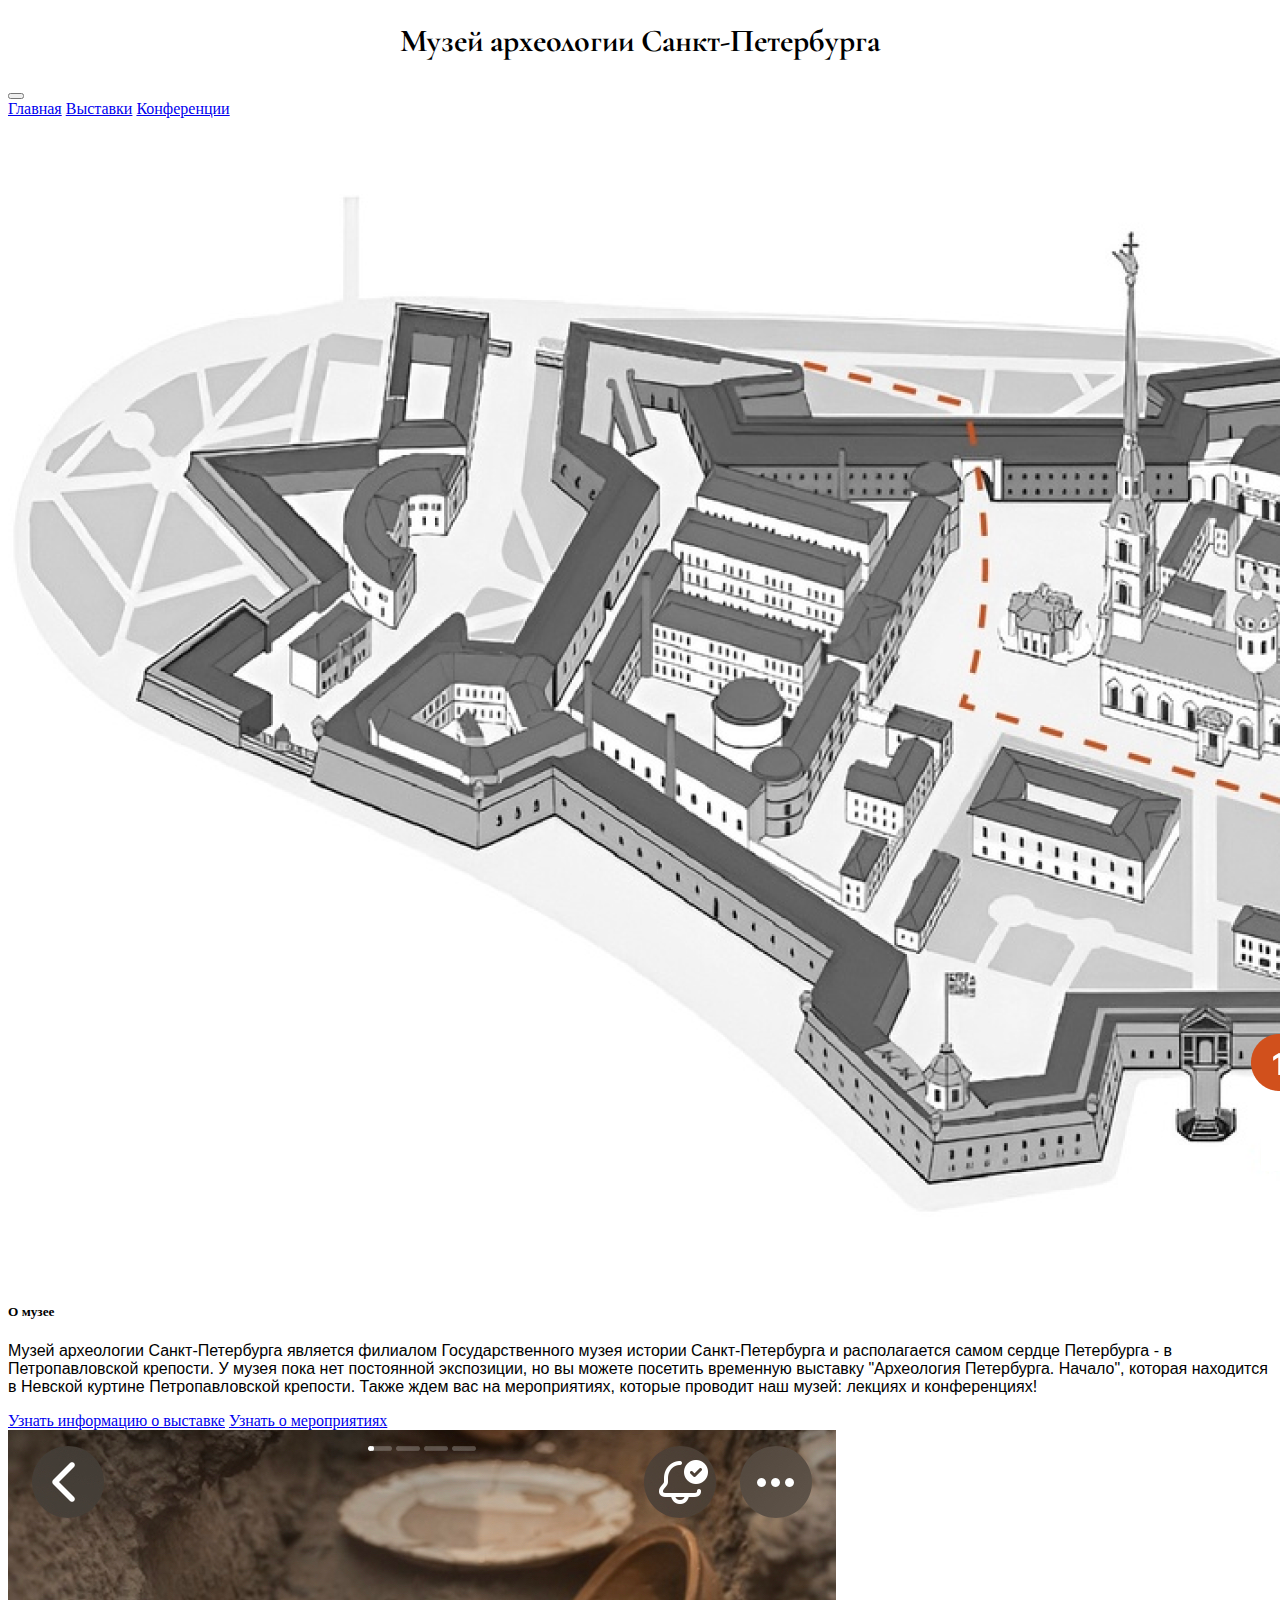
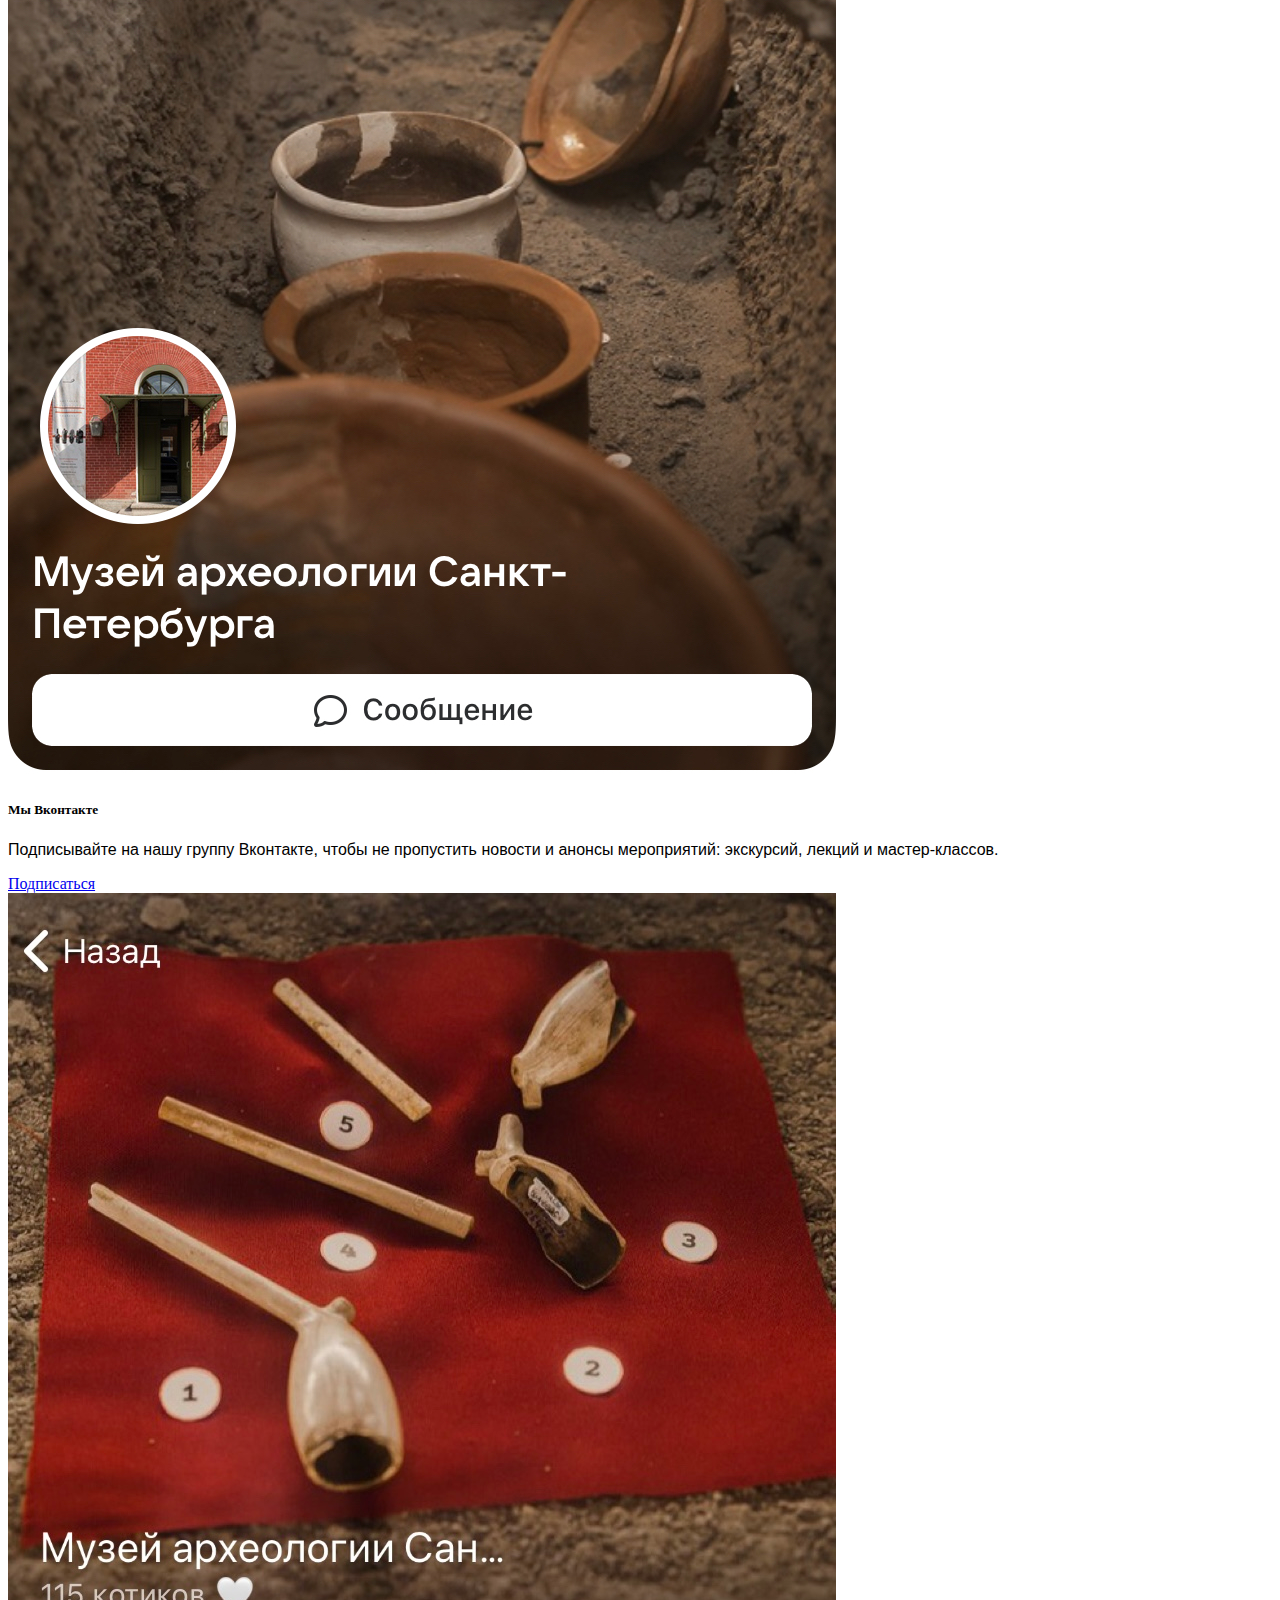
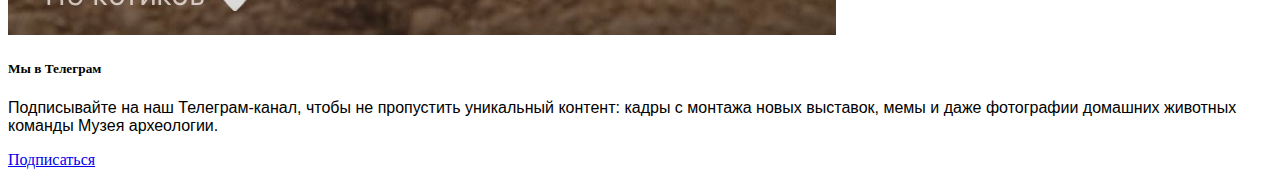
<file: index.html>
<!DOCTYPE html>
<html lang="ru">
<head>
    <meta charset="utf-8" />
    <title>Музей археологии Санкт-Петербурга</title>
    <link href="https://cdn.jsdelivr.net/npm/bootstrap@5.3.2/dist/css/bootstrap.min.css" rel="stylesheet" integrity="sha384-T3c6CoIi6uLrA9TneNEoa7RxnatzjcDSCmG1MXxSR1GAsXEV/Dwwykc2MPK8M2HN" crossorigin="anonymous">
    <link rel="preconnect" href="https://fonts.googleapis.com">
    <link rel="preconnect" href="https://fonts.gstatic.com" crossorigin>
    <link href="https://fonts.googleapis.com/css2?family=Cormorant+Garamond:wght@500&family=Press+Start+2P&display=swap" rel="stylesheet"> 
    <link rel="stylesheet" type="text/css" href="Музей.css">
    <script src="https://cdn.jsdelivr.net/npm/bootstrap@5.3.2/dist/js/bootstrap.bundle.min.js"></script>
</head>
<body>
    <h1> Музей археологии Санкт-Петербурга </h1> 
    <nav class="navbar navbar-expand-lg bg-body-tertiary">
        <div class="container-fluid">
          <button class="navbar-toggler" type="button" data-bs-toggle="collapse" data-bs-target="#navbarNavAltMarkup" aria-controls="navbarNavAltMarkup" aria-expanded="false" aria-label="Toggle navigation">
            <span class="navbar-toggler-icon"></span>
          </button>
          <div class="collapse navbar-collapse" id="navbarNavAltMarkup">
            <div class="navbar-nav">
              <a class="nav-link active" aria-current="page" href="index.html">Главная</a>
              <a class="nav-link" href="Музей_Выставки.html">Выставки</a>
              <a class="nav-link" href="Музей_Конференции.html">Конференции</a>
            </div>
          </div>
        </div>
      </nav> 
      <br>
      <div class="container text-center">
        <div class="row">
          <div class="col-sm-12 col-md-6">
            <div class="card"> 
                <img src="Frame 23.png" class="card-img-top" alt="...">
                <div class="card-body">
                  <h5 class="card-title">О музее</h5>
                  <p class="card-text"> Музей археологии Санкт-Петербурга является филиалом Государственного музея истории Санкт-Петербурга и располагается самом сердце Петербурга - в Петропавловской крепости. У музея пока нет постоянной экспозиции, но вы можете посетить временную выставку  "Археология Петербурга. Начало", которая находится в Невской куртине Петропавловской крепости. Также ждем вас на мероприятиях, которые проводит наш музей: лекциях и конференциях!</p>
                  <a href="Музей_Выставки.html" class="btn btn-danger">Узнать информацию о выставке</a>
                  <a href="Музей_Конференции.html" class="btn btn-danger">Узнать о мероприятиях</a>
                </div>
              </div>
          </div>
          <div class="col-sm-6 col-md-3">
            <div class="card">
                <img src="IMG_3870.PNG" class="card-img-top" alt="...">
                <div class="card-body">
                  <h5 class="card-title">Мы Вконтакте</h5>
                  <p class="card-text"> Подписывайте на нашу группу Вконтакте, чтобы не пропустить новости и анонсы мероприятий: экскурсий, лекций и мастер-классов. </p>
                  <a href="https://vk.com/archaeologyspb" class="btn btn-danger">Подписаться</a>
                </div>
              </div>
          </div>
          <div class="col-sm-6 col-md-3">
            <div class="card">
                <img src="IMG_3871.PNG" class="card-img-top" alt="...">
                <div class="card-body">
                  <h5 class="card-title">Мы в Телеграм</h5>
                  <p class="card-text"> Подписывайте на наш Телеграм-канал, чтобы не пропустить уникальный контент: кадры с монтажа новых выставок, мемы и даже фотографии домашних животных команды Музея археологии. </p>
                  <a href="https://t.me/archaeologyspb" class="btn btn-danger">Подписаться</a>
                </div>
              </div>
          </div>
        </div>
      </div>
</body>
</html>
</file>
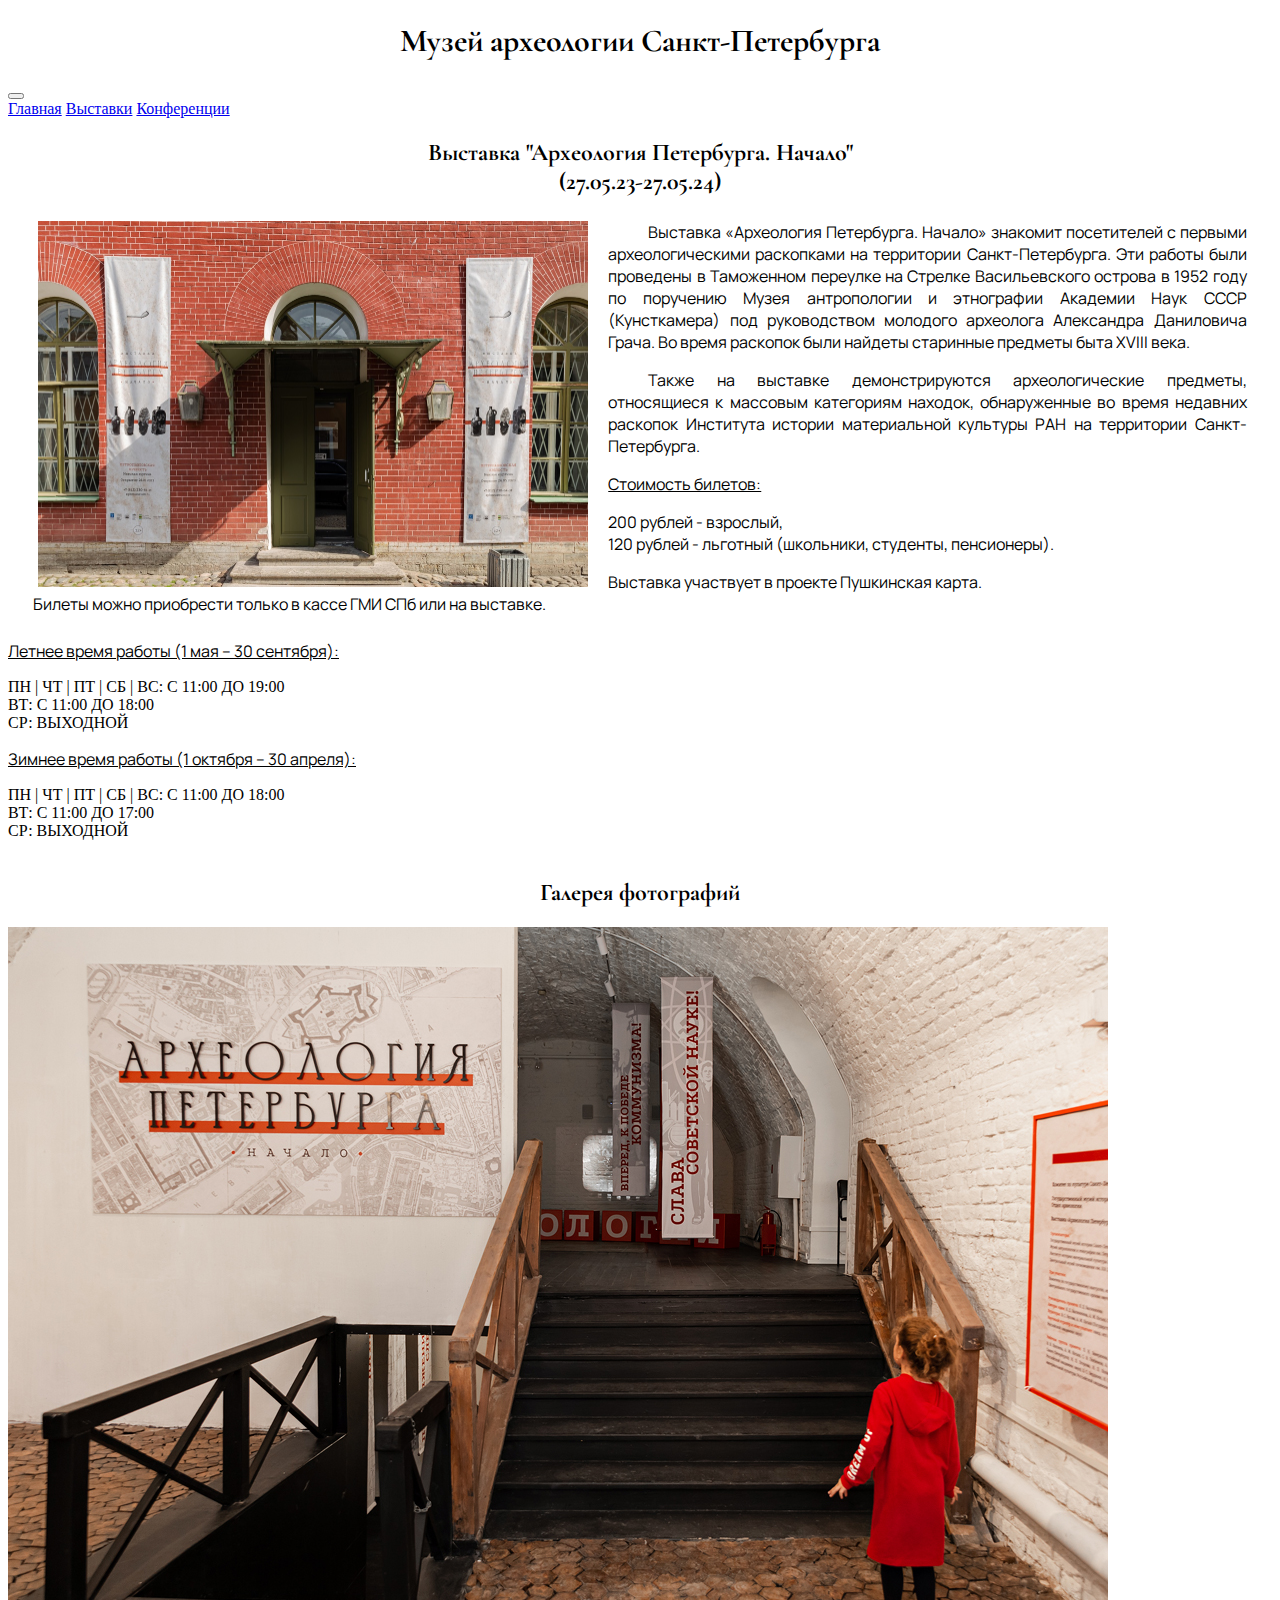
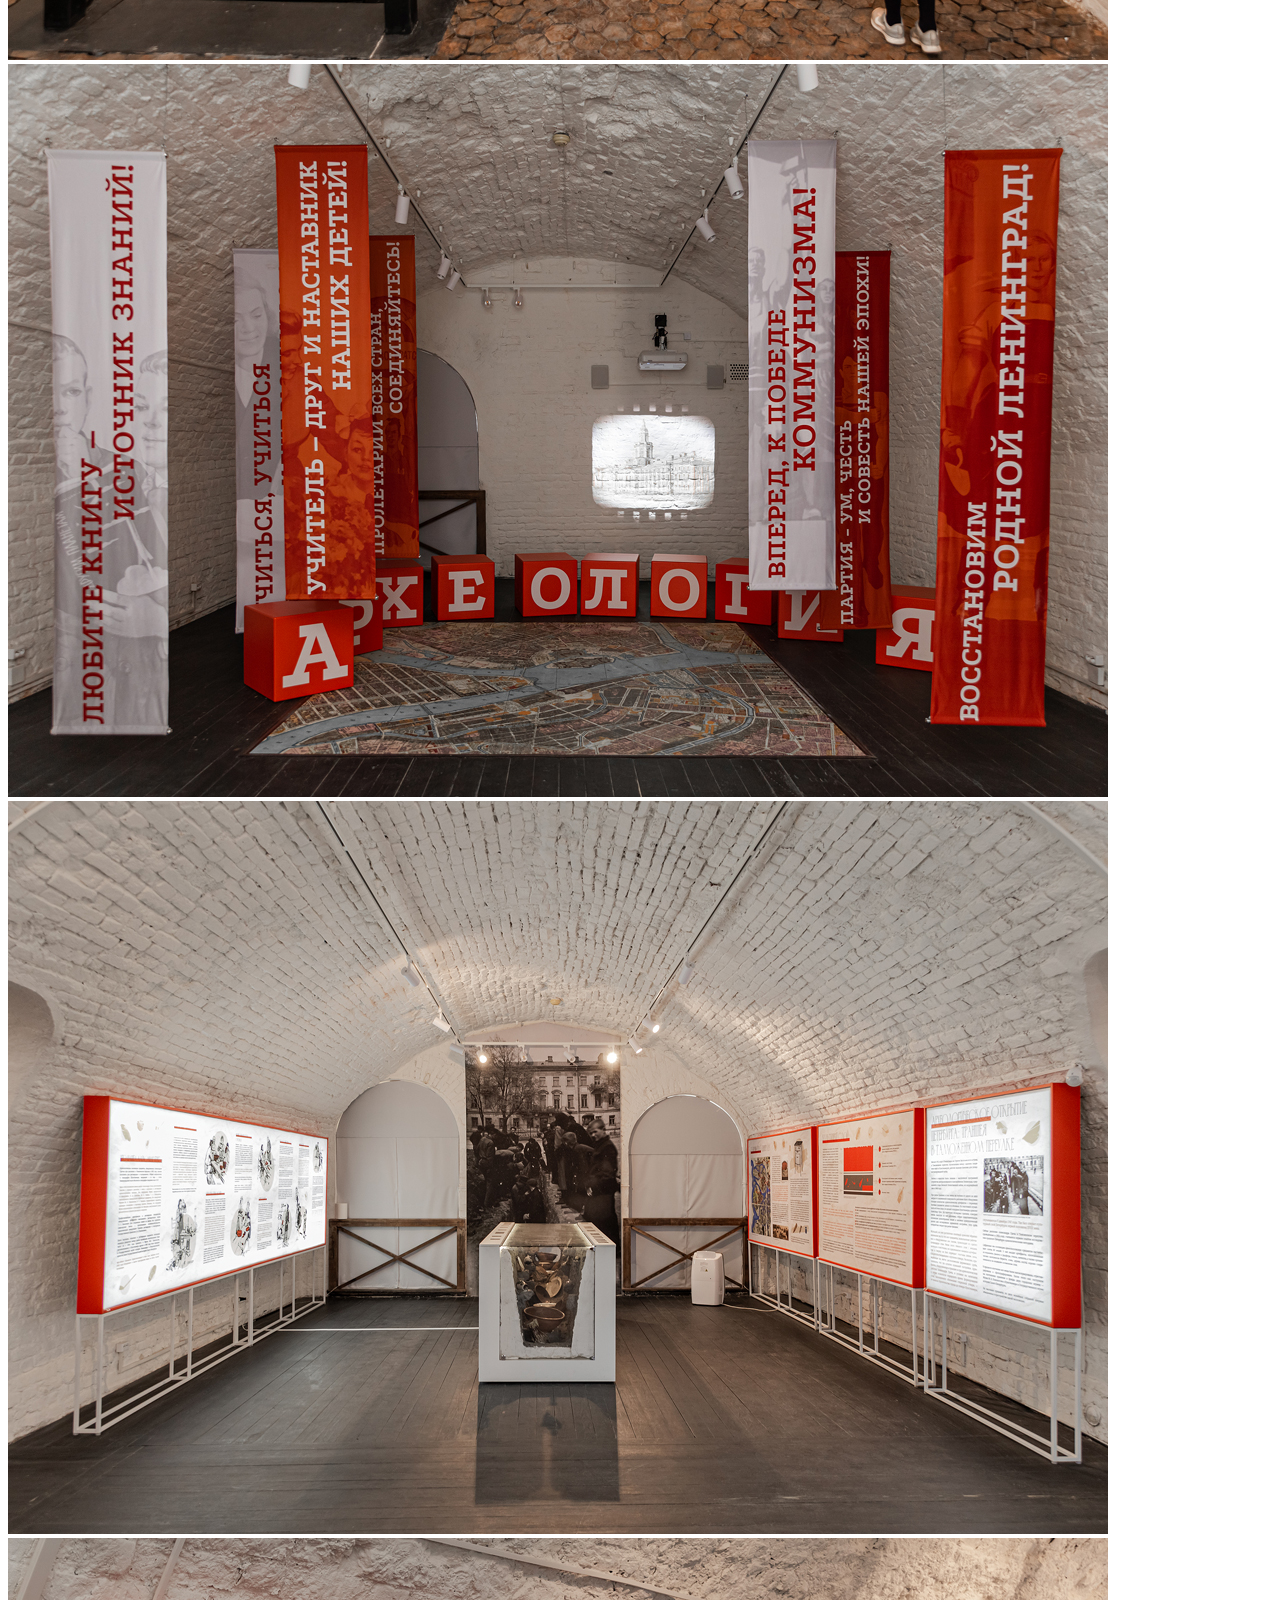
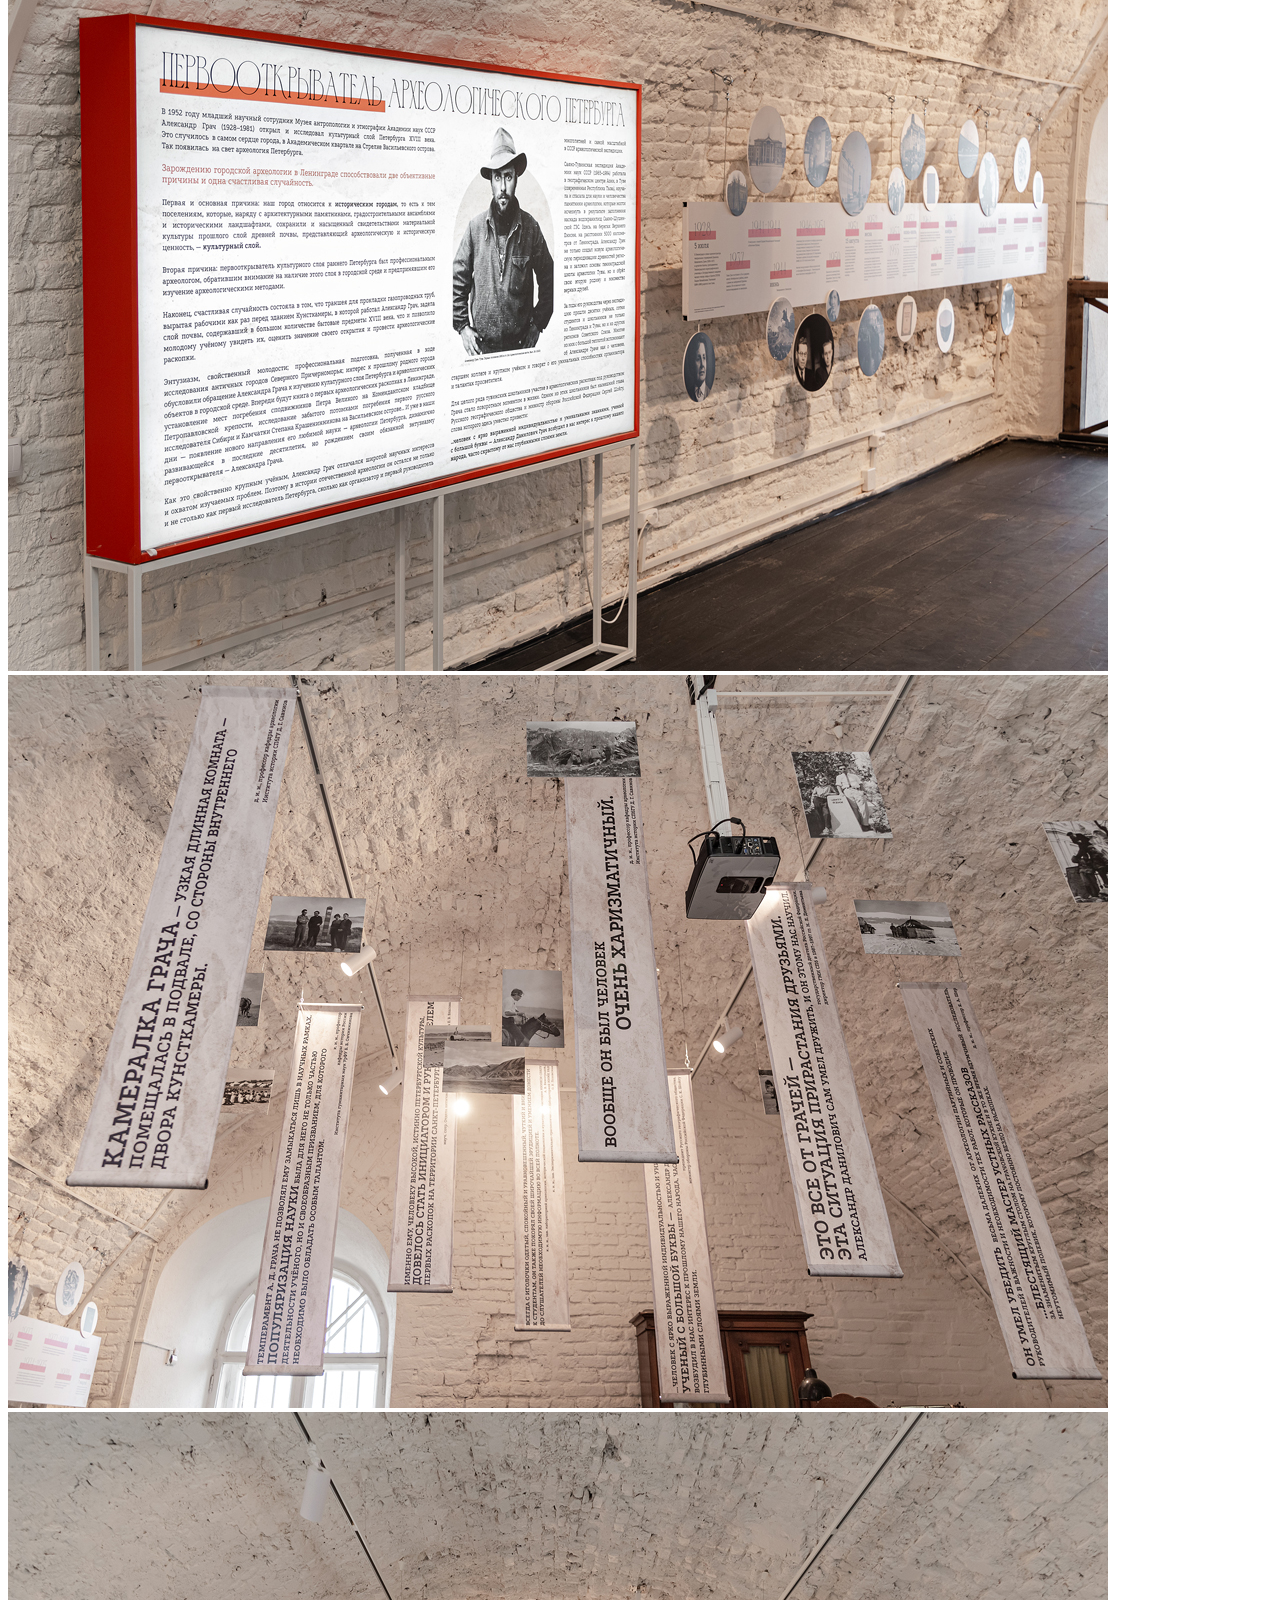
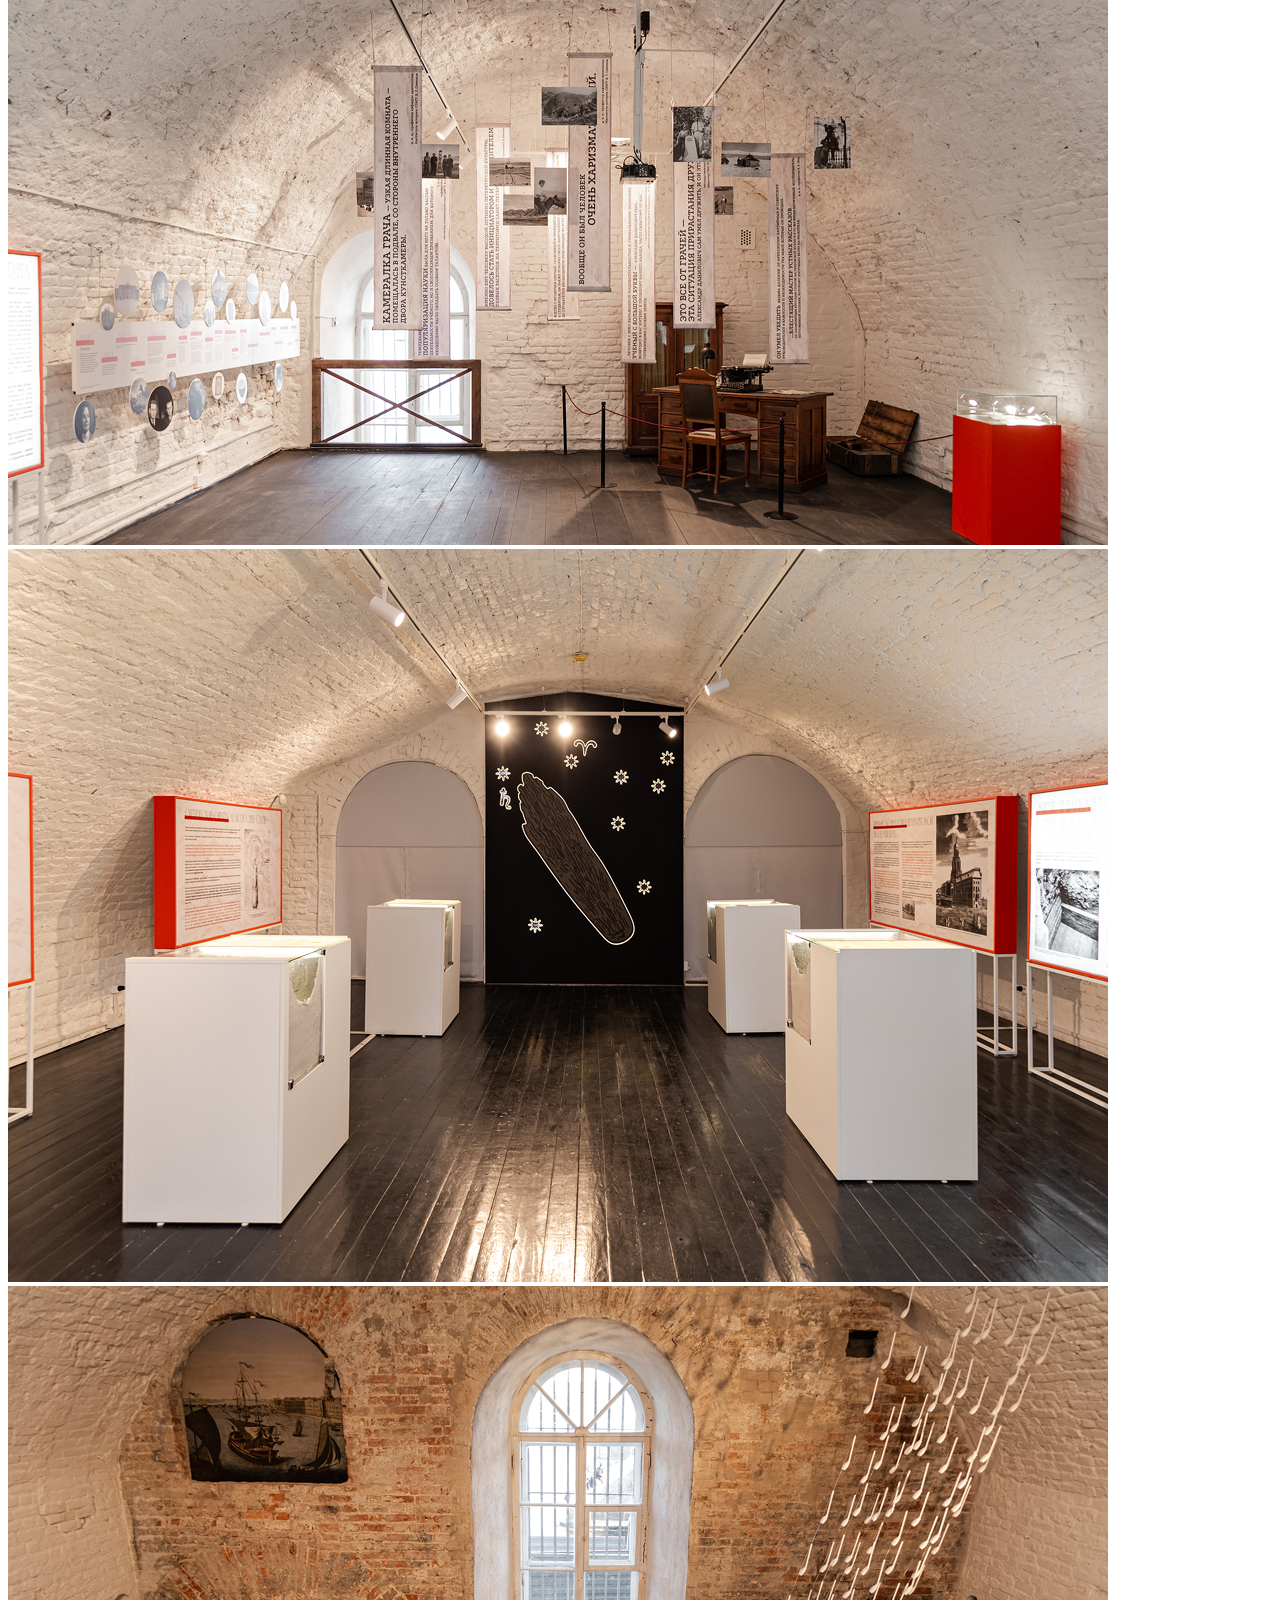
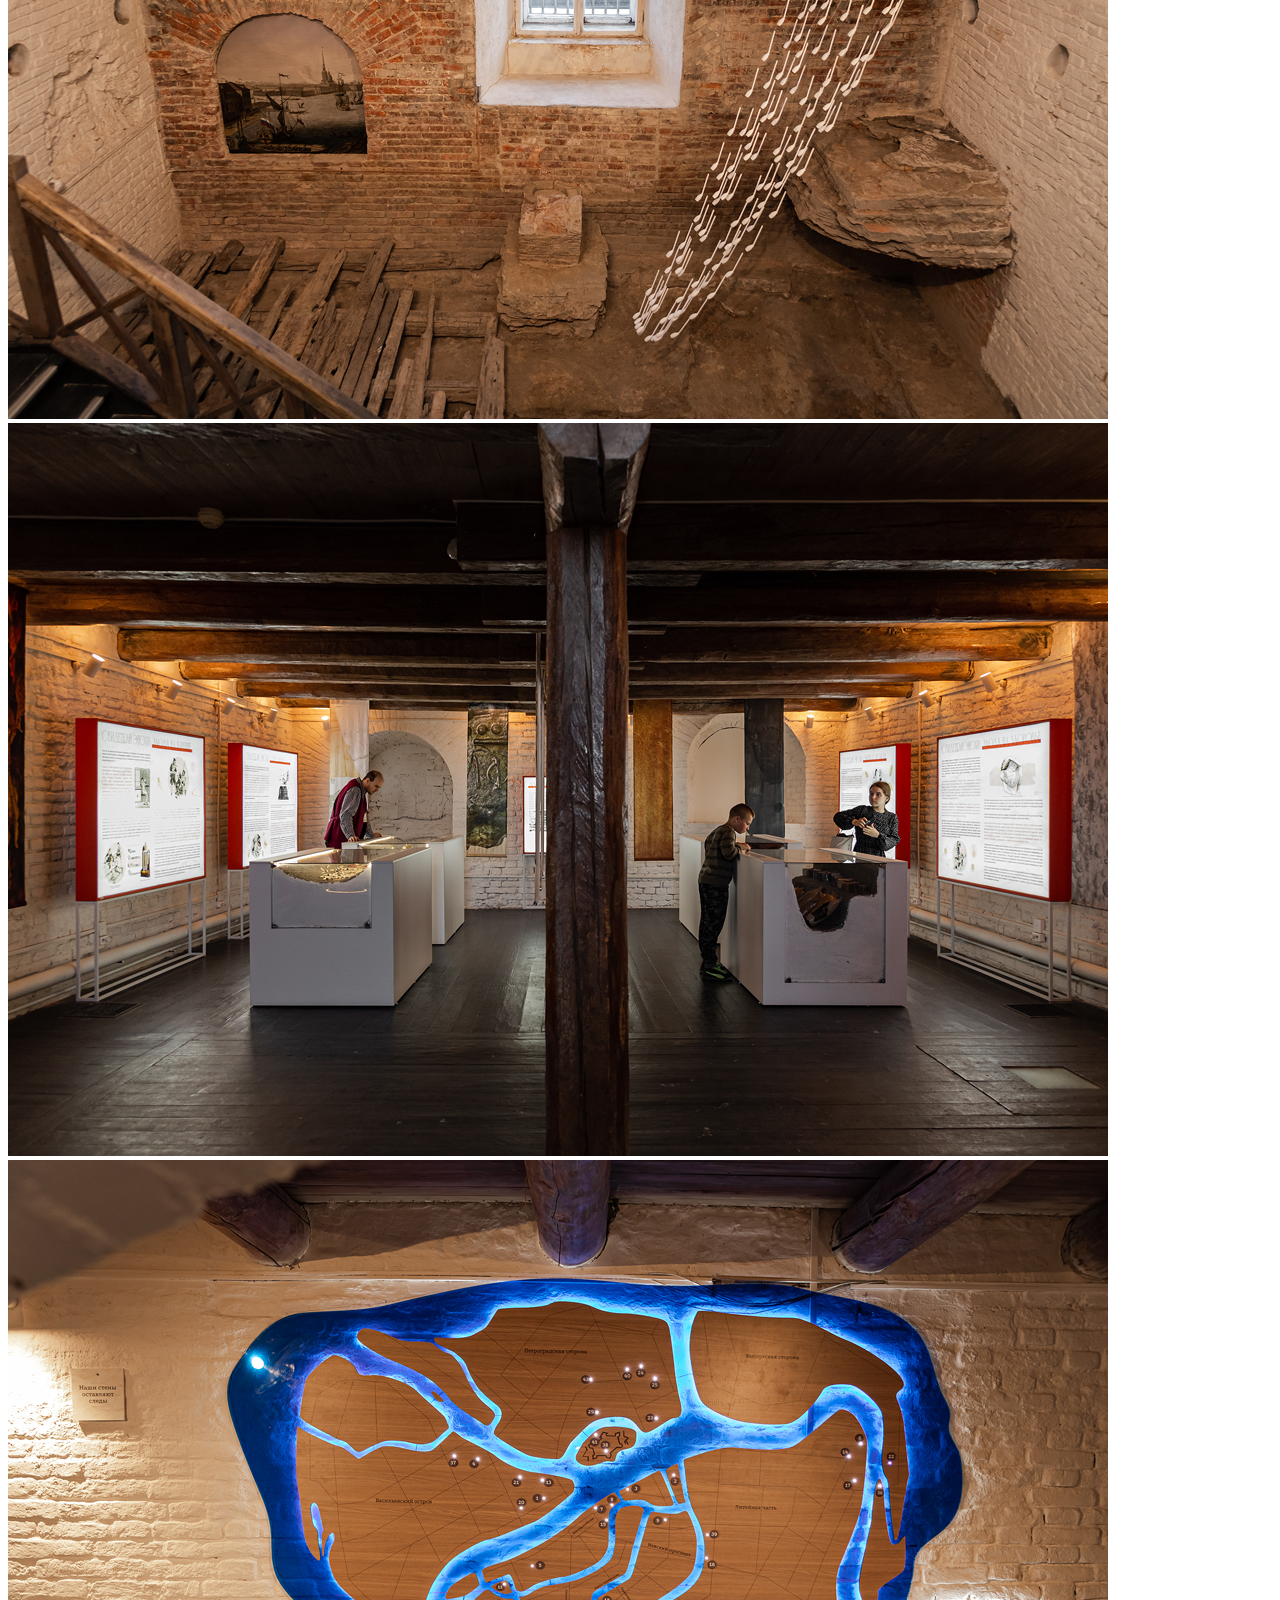
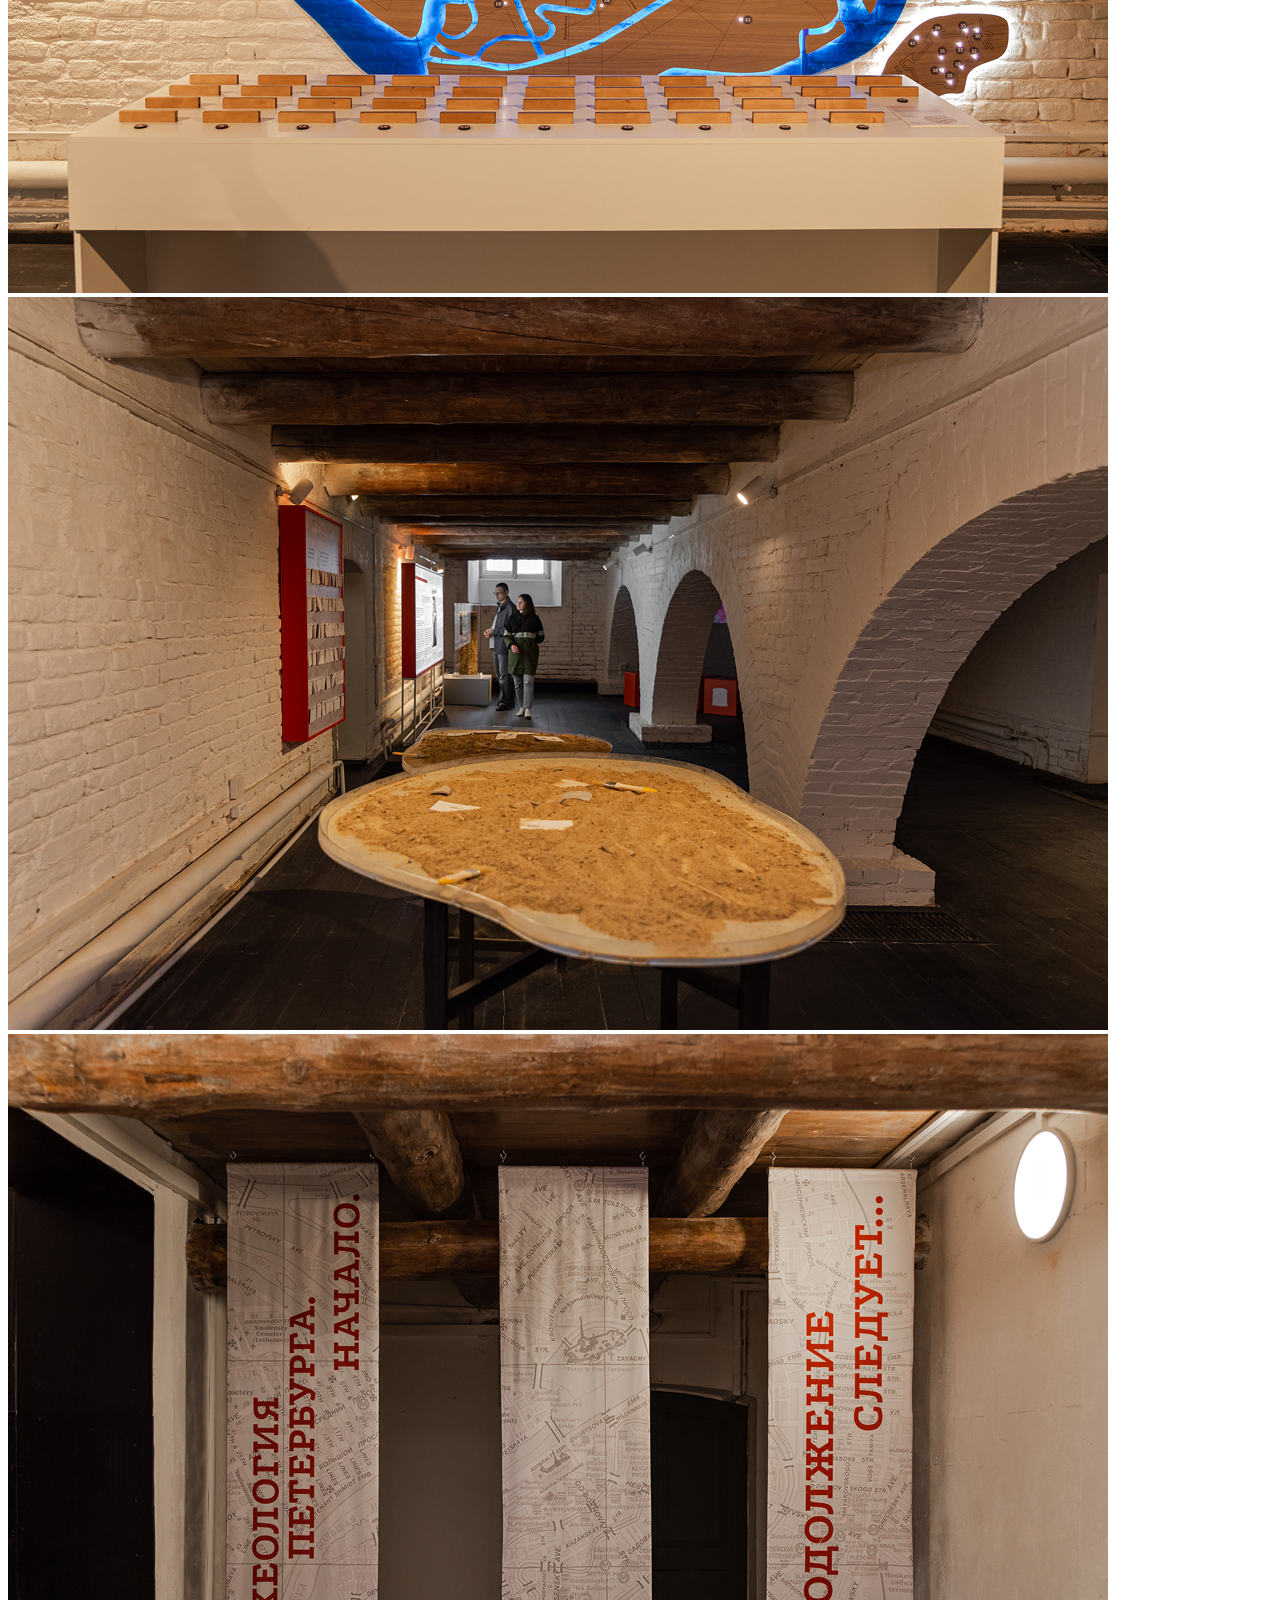
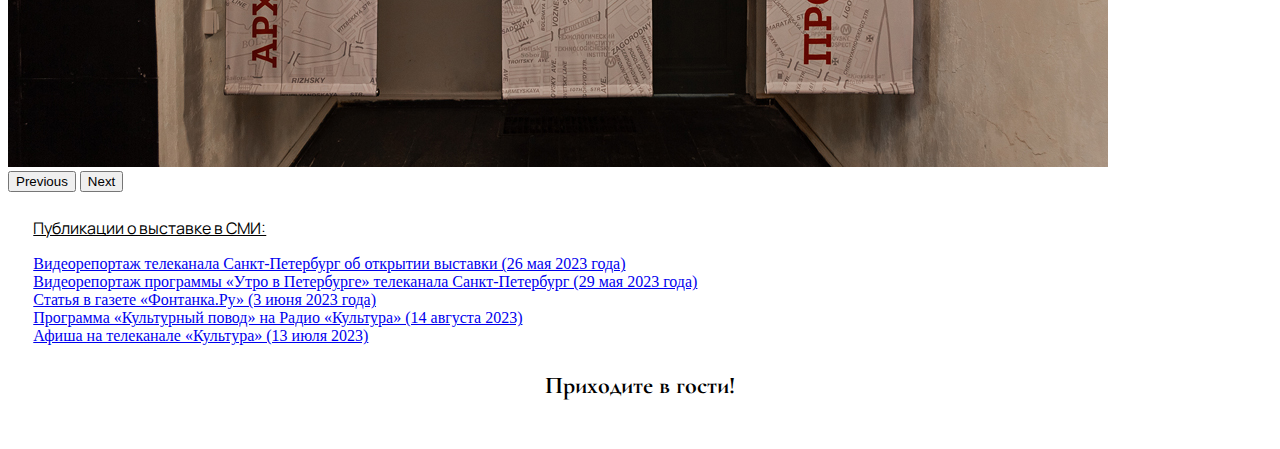
<file: Музей_Выставки.html>
<!DOCTYPE html>
<html lang="ru">
<head>
    <meta charset="utf-8" />
    <title>Музей археологии Санкт-Петербурга</title>
    <link href="https://cdn.jsdelivr.net/npm/bootstrap@5.3.2/dist/css/bootstrap.min.css" rel="stylesheet" integrity="sha384-T3c6CoIi6uLrA9TneNEoa7RxnatzjcDSCmG1MXxSR1GAsXEV/Dwwykc2MPK8M2HN" crossorigin="anonymous">
    <link rel="preconnect" href="https://fonts.googleapis.com">
    <link rel="preconnect" href="https://fonts.gstatic.com" crossorigin>
    <link href="https://fonts.googleapis.com/css2?family=Cormorant+Garamond:wght@500&family=Manrope:wght@400&display=swap" rel="stylesheet">
    <link rel="stylesheet" type="text/css" href="Музей.css">
    <script src="https://cdn.jsdelivr.net/npm/bootstrap@5.3.2/dist/js/bootstrap.bundle.min.js"></script>
</head>
<body>
    <h1> Музей археологии Санкт-Петербурга </h1> 
    <nav class="navbar navbar-expand-lg bg-body-tertiary">
        <div class="container-fluid">
          <button class="navbar-toggler" type="button" data-bs-toggle="collapse" data-bs-target="#navbarNavAltMarkup" aria-controls="navbarNavAltMarkup" aria-expanded="false" aria-label="Toggle navigation">
            <span class="navbar-toggler-icon"></span>
          </button>
          <div class="collapse navbar-collapse" id="navbarNavAltMarkup">
            <div class="navbar-nav">
              <a class="nav-link active" aria-current="page" href="index.html">Главная</a>
              <a class="nav-link" href="Музей_Выставки.html">Выставки</a>
              <a class="nav-link" href="Музей_Конференции.html">Конференции</a>
            </div>
          </div>
        </div>
      </nav>
      <h2> Выставка "Археология Петербурга. Начало" <br> (27.05.23-27.05.24) </h2> 
      <div class = "description">
          <p> <img src="SOsoW6O_Hgg.jpeg"alt="..." class="leftimg"> <p class="tab"> Выставка «Археология Петербурга. Начало» знакомит посетителей с первыми археологическими раскопками на территории Санкт-Петербурга. Эти работы были проведены в Таможенном переулке на Стрелке Васильевского острова в 1952 году по поручению Музея антропологии и этнографии Академии Наук СССР (Кунсткамера) под руководством молодого археолога Александра Даниловича Грача. Во время раскопок были найдеты старинные предметы быта XVIII века. <br> </p>
            <p  class="tab"> Также на выставке демонстрируются археологические предметы, относящиеся к массовым категориям находок, обнаруженные во время недавних раскопок Института истории материальной культуры РАН на территории Санкт-Петербурга. </p>
            <p class = "subhead"> Стоимость билетов: </p>
            <p> 200 рублей - взрослый, <br> 
            120 рублей - льготный (школьники, студенты, пенсионеры). <br> </p>
            <p> Выставка участвует в проекте Пушкинская карта.<br> 
            Билеты можно приобрести только в кассе ГМИ СПб или на выставке. </p> </p> 
      </div>
      <div class="container text-center">
        <div class="row">
          <div class="col-sm-12 col-md-6">
            <p class = "subhead"> Летнее время работы (1 мая – 30 сентября): </p>
            ПН | ЧТ | ПТ | СБ | ВС: С 11:00 ДО 19:00 <br> 
            ВТ: С 11:00 ДО 18:00 <br> 
            СР: ВЫХОДНОЙ <br> 
          </div>
          <div class="col-sm-12 col-md-6">
            <p class = "subhead"> Зимнее время работы (1 октября – 30 апреля): </p> 
            ПН | ЧТ | ПТ | СБ | ВС: С 11:00 ДО 18:00 <br> 
            ВТ: С 11:00 ДО 17:00 <br> 
            СР: ВЫХОДНОЙ <br> <br>
          </div>
        </div> 
      </div>
      <h2> Галерея фотографий <br>  </h2> 
      <div class="col-lg-12 d-flex justify-content-center">
          <div id="carouselExample" class="carousel slide w-50 ml-auto mr-auto">
            <div class="carousel-inner">
              <div class="carousel-item active">
                <img src="arheo-4.jpg" class="d-block w-100" alt="...">
              </div>
              <div class="carousel-item">
                <img src="arheo-1.jpg" class="d-block w-100" alt="...">
              </div>
              <div class="carousel-item">
                <img src="arheo-27.jpg" class="d-block w-100" alt="...">
              </div>
              <div class="carousel-item">
                <img src="arheo-9.jpg" class="d-block w-100" alt="...">
              </div>
              <div class="carousel-item">
                <img src="arheo-15.jpg" class="d-block w-100" alt="...">
              </div>
              <div class="carousel-item">
                <img src="arheo-23.jpg" class="d-block w-100" alt="...">
              </div>
              <div class="carousel-item">
                <img src="arheo-49.jpg" class="d-block w-100" alt="...">
              </div>
              <div class="carousel-item">
                <img src="arheo-57.jpg" class="d-block w-100" alt="...">
              </div>
              <div class="carousel-item">
                <img src="arheo-99.jpg" class="d-block w-100" alt="...">
              </div>
              <div class="carousel-item">
                <img src="arheo-115.jpg" class="d-block w-100" alt="...">
              </div>
              <div class="carousel-item">
                <img src="arheo-140.jpg" class="d-block w-100" alt="...">
              </div>
              <div class="carousel-item">
                <img src="arheo-148.jpg" class="d-block w-100" alt="...">
              </div>
            </div>
          <button class="carousel-control-prev" type="button" data-bs-target="#carouselExample" data-bs-slide="prev">
            <span class="carousel-control-prev-icon" aria-hidden="true"></span>
            <span class="visually-hidden">Previous</span>
          </button>
          <button class="carousel-control-next" type="button" data-bs-target="#carouselExample" data-bs-slide="next">
            <span class="carousel-control-next-icon" aria-hidden="true"></span>
            <span class="visually-hidden">Next</span>
          </button>
        </div>
      </div>
      <div class = "description"> 
        <p class = "subhead"> Публикации о выставке в СМИ: </p>
        <a href="https://tvspb.ru/news/2023/05/26/v-petropavlovskoj-kreposti-otkrylas-vystavka-unikalnyh-arheologicheskih-nahodok"> Видеорепортаж телеканала Санкт-Петербург об открытии выставки (26 мая 2023 года) </a> <br>
        <a href="https://www.youtube.com/watch?v=99PkVbzZ1fE"> Видеорепортаж программы «Утро в Петербурге» телеканала Санкт-Петербург (29 мая 2023 года) </a> <br>
        <a href="https://www.fontanka.ru/2023/06/07/72375767/"> Статья в газете «Фонтанка.Ру» (3 июня 2023 года) </a> <br> 
        <a href="https://smotrim.ru/audio/2718206"> Программа «Культурный повод» на Радио «Культура» (14 августа 2023) </a> <br> 
        <a href="https://smotrim.ru/video/2644470"> Афиша на телеканале «Культура» (13 июля 2023) </a> 
  </div>
  <h2> Приходите в гости! <br> <br> </h2> 
      </body>
</html>
</file>
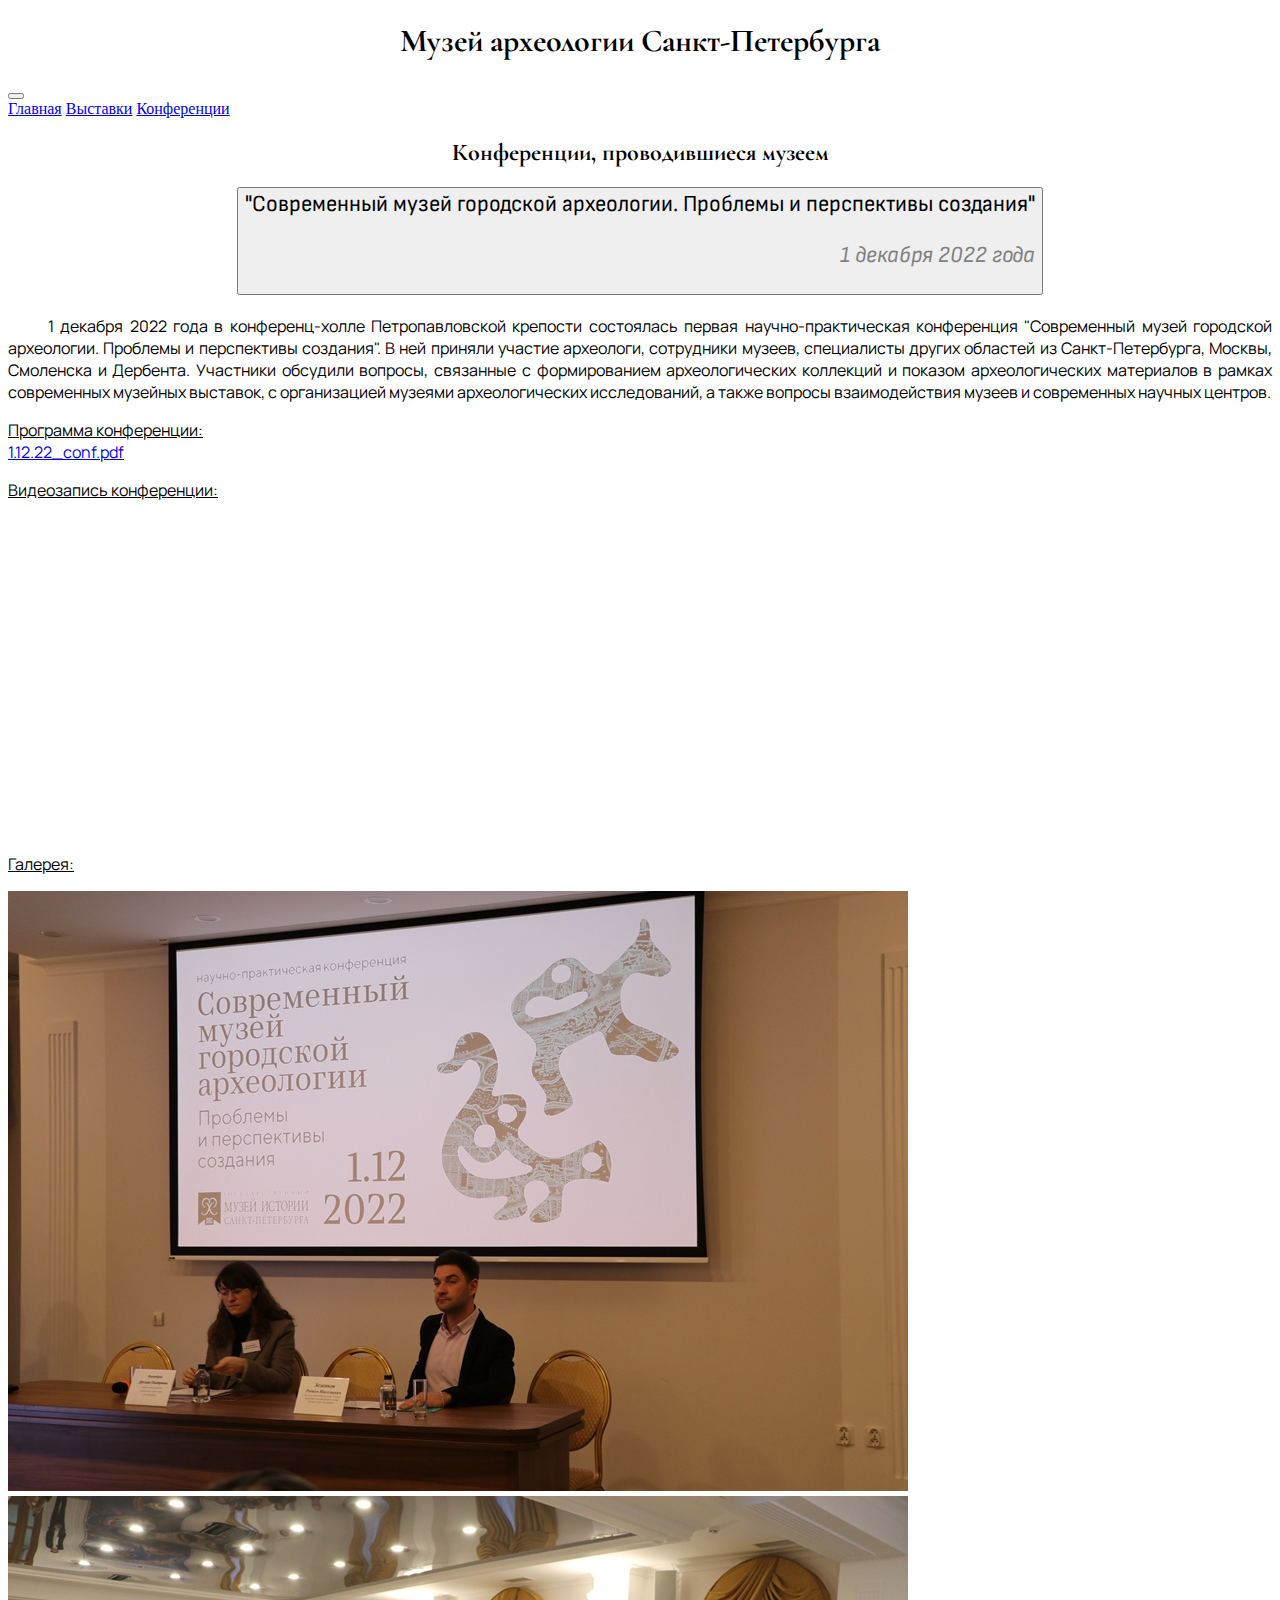
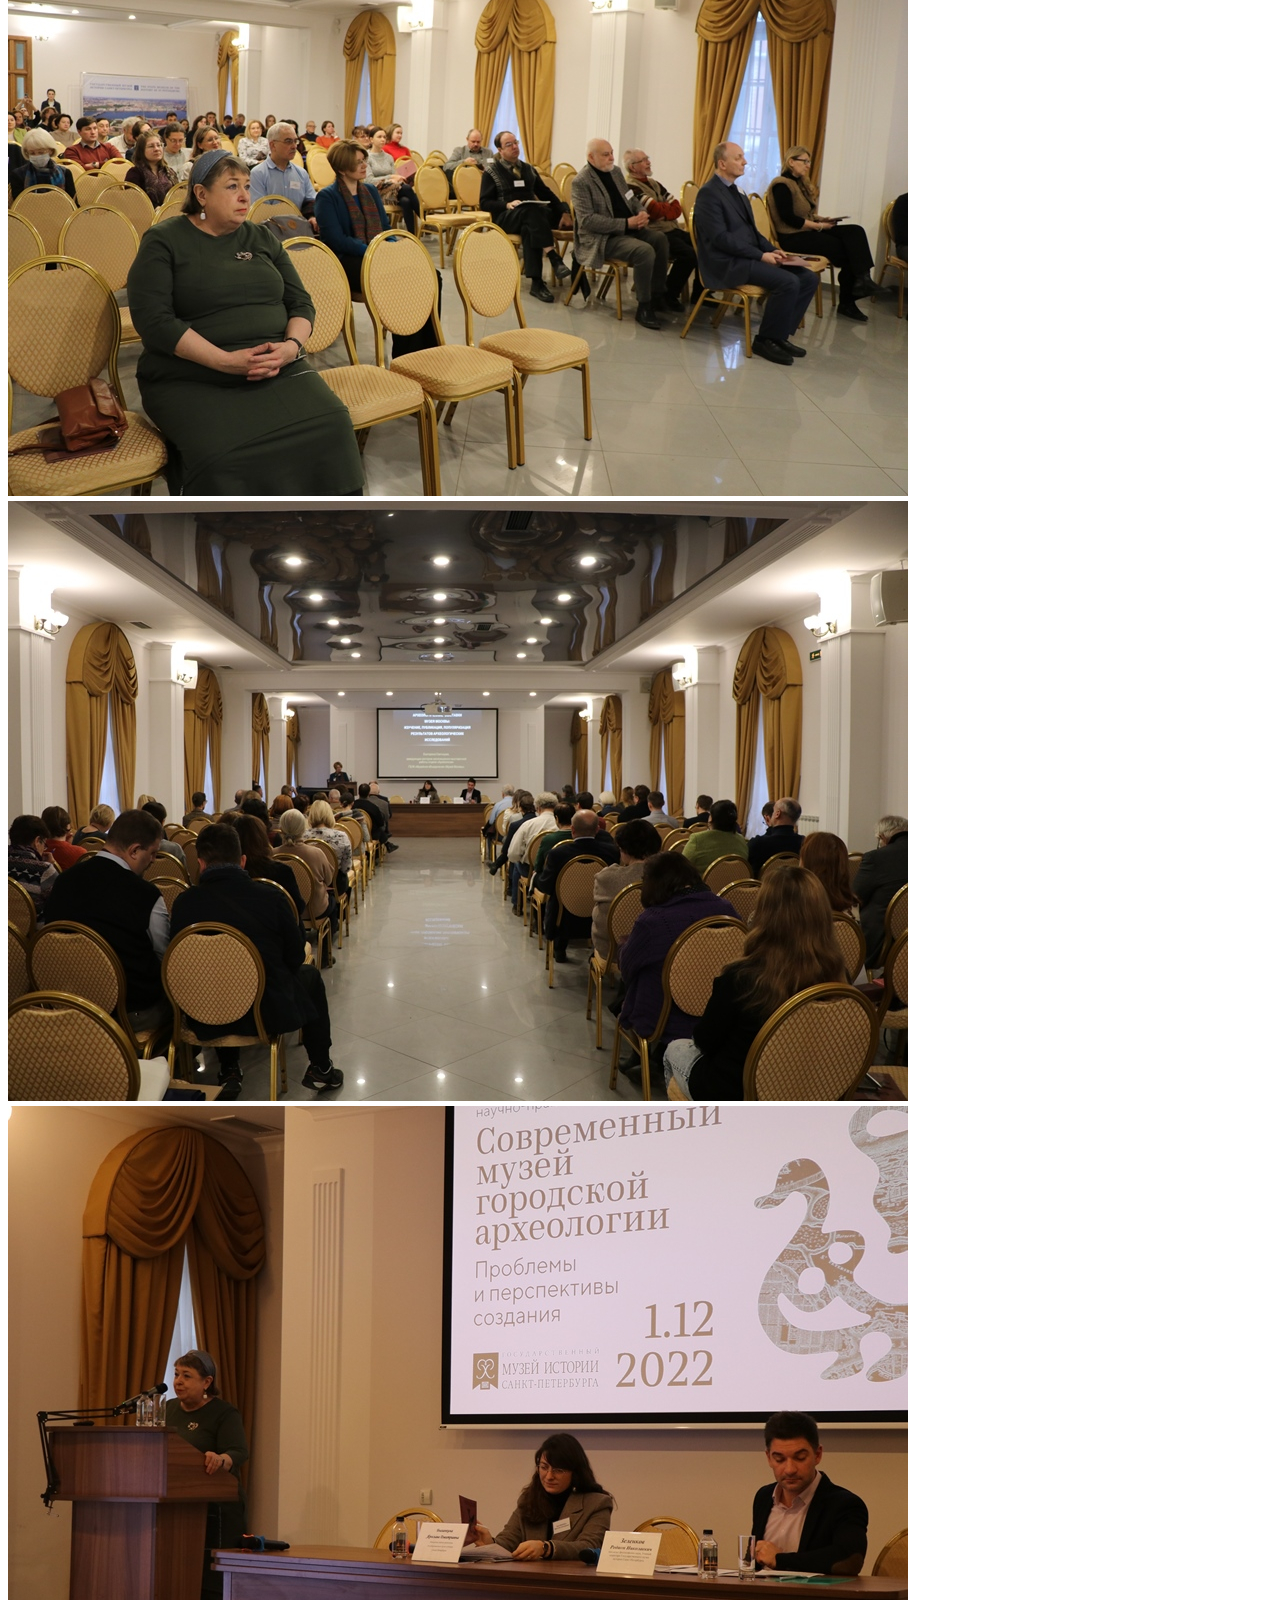
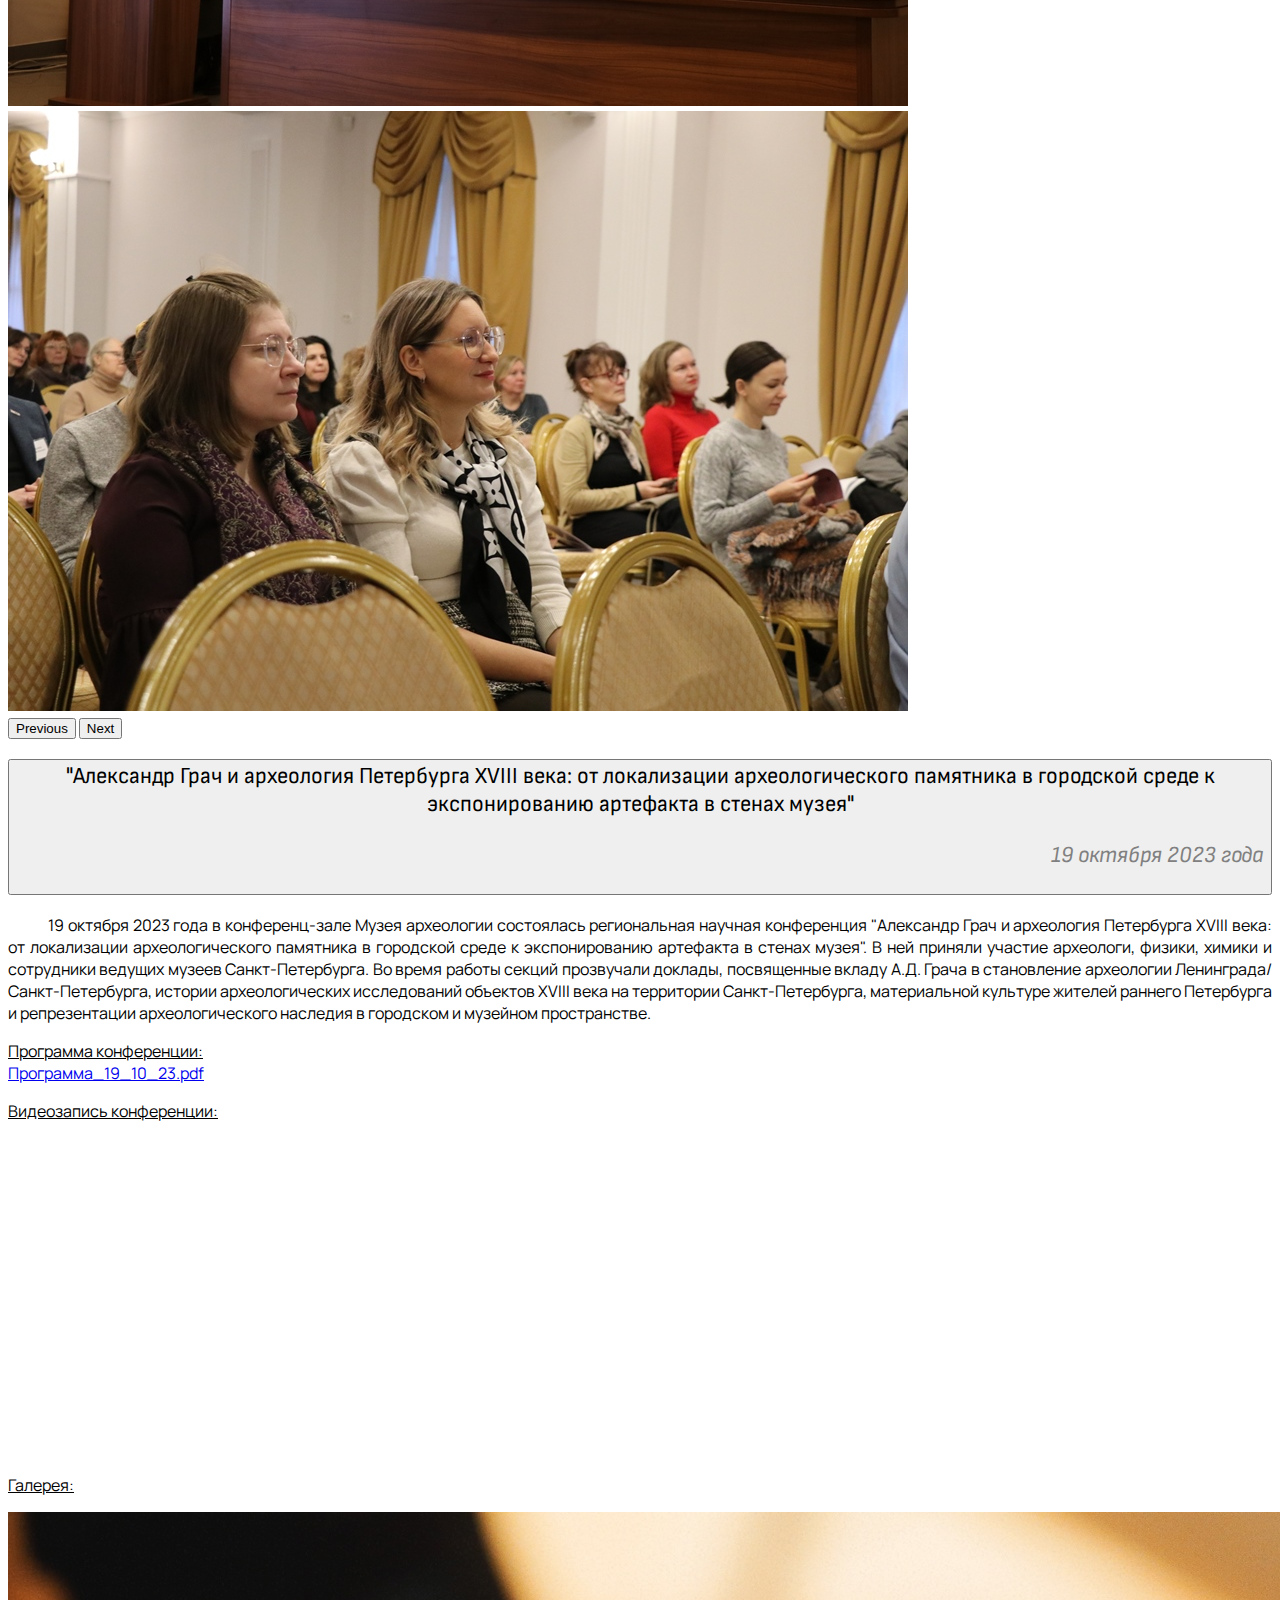
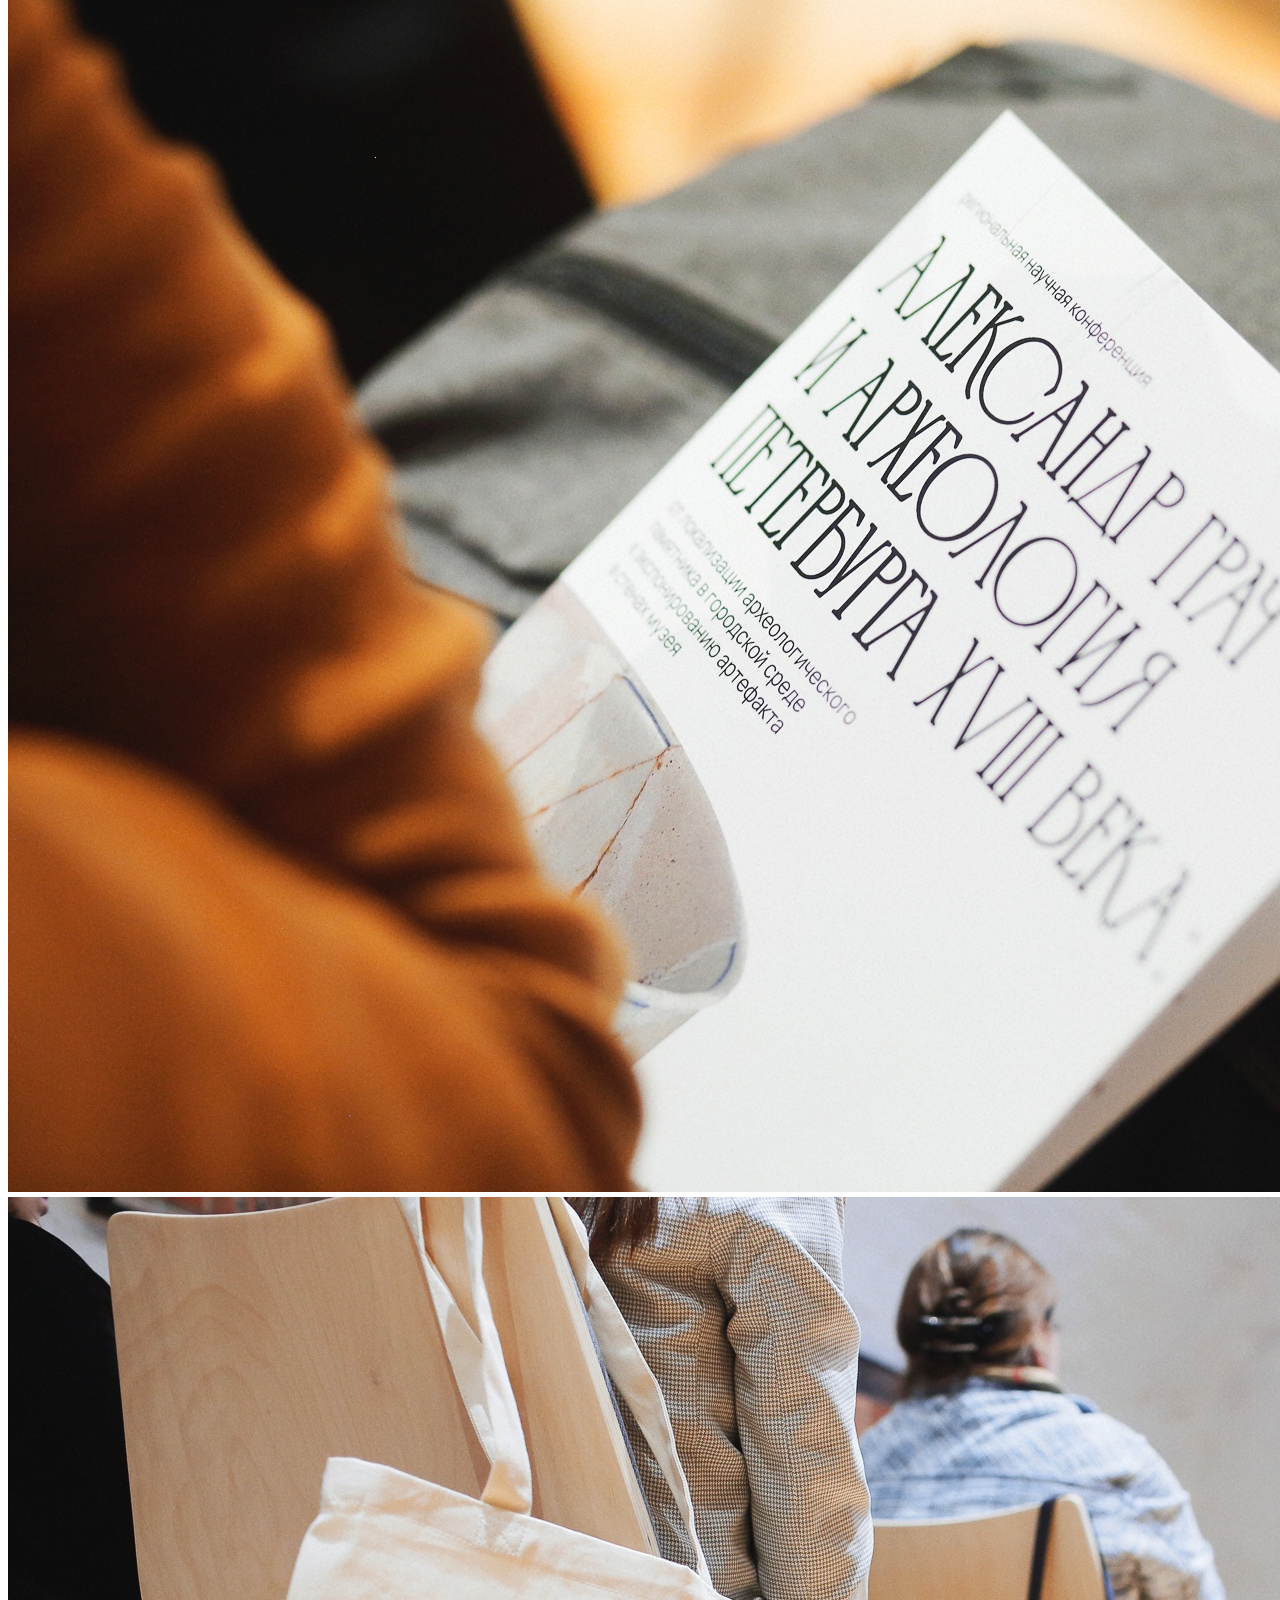
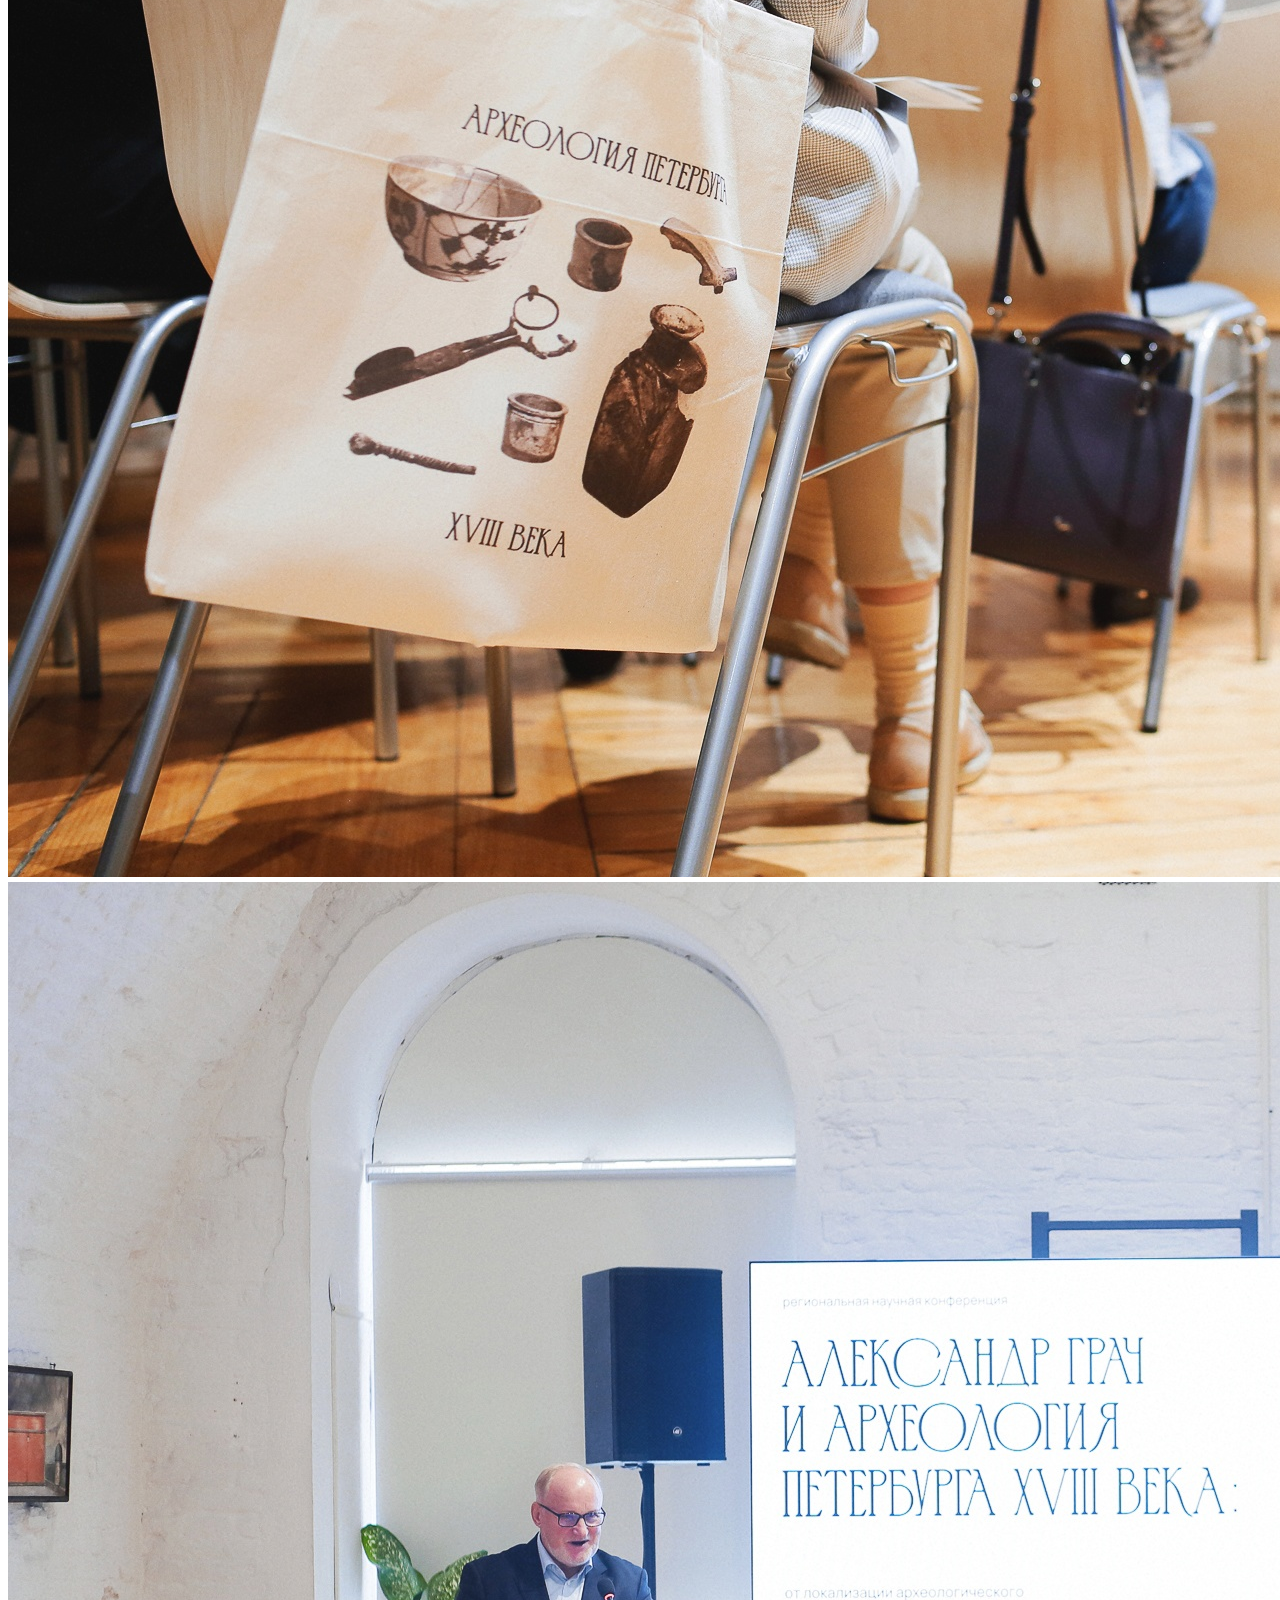
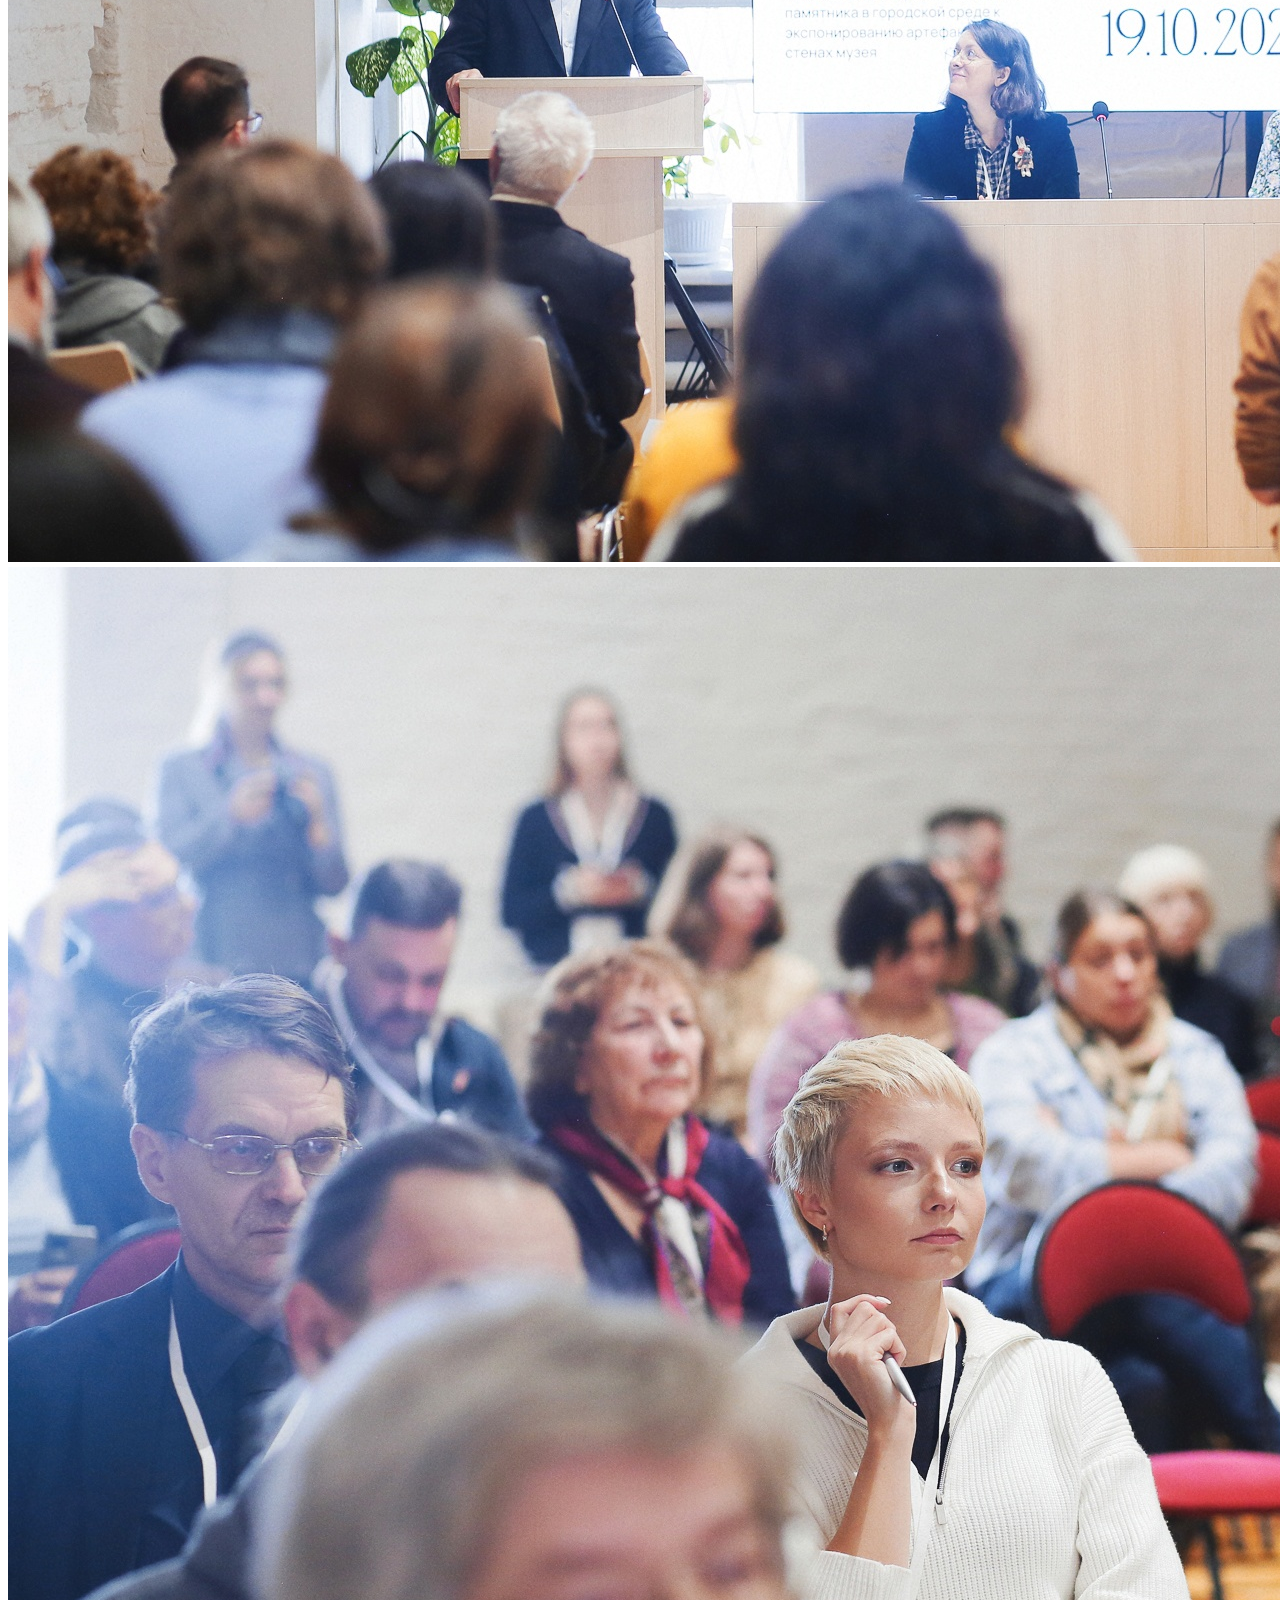
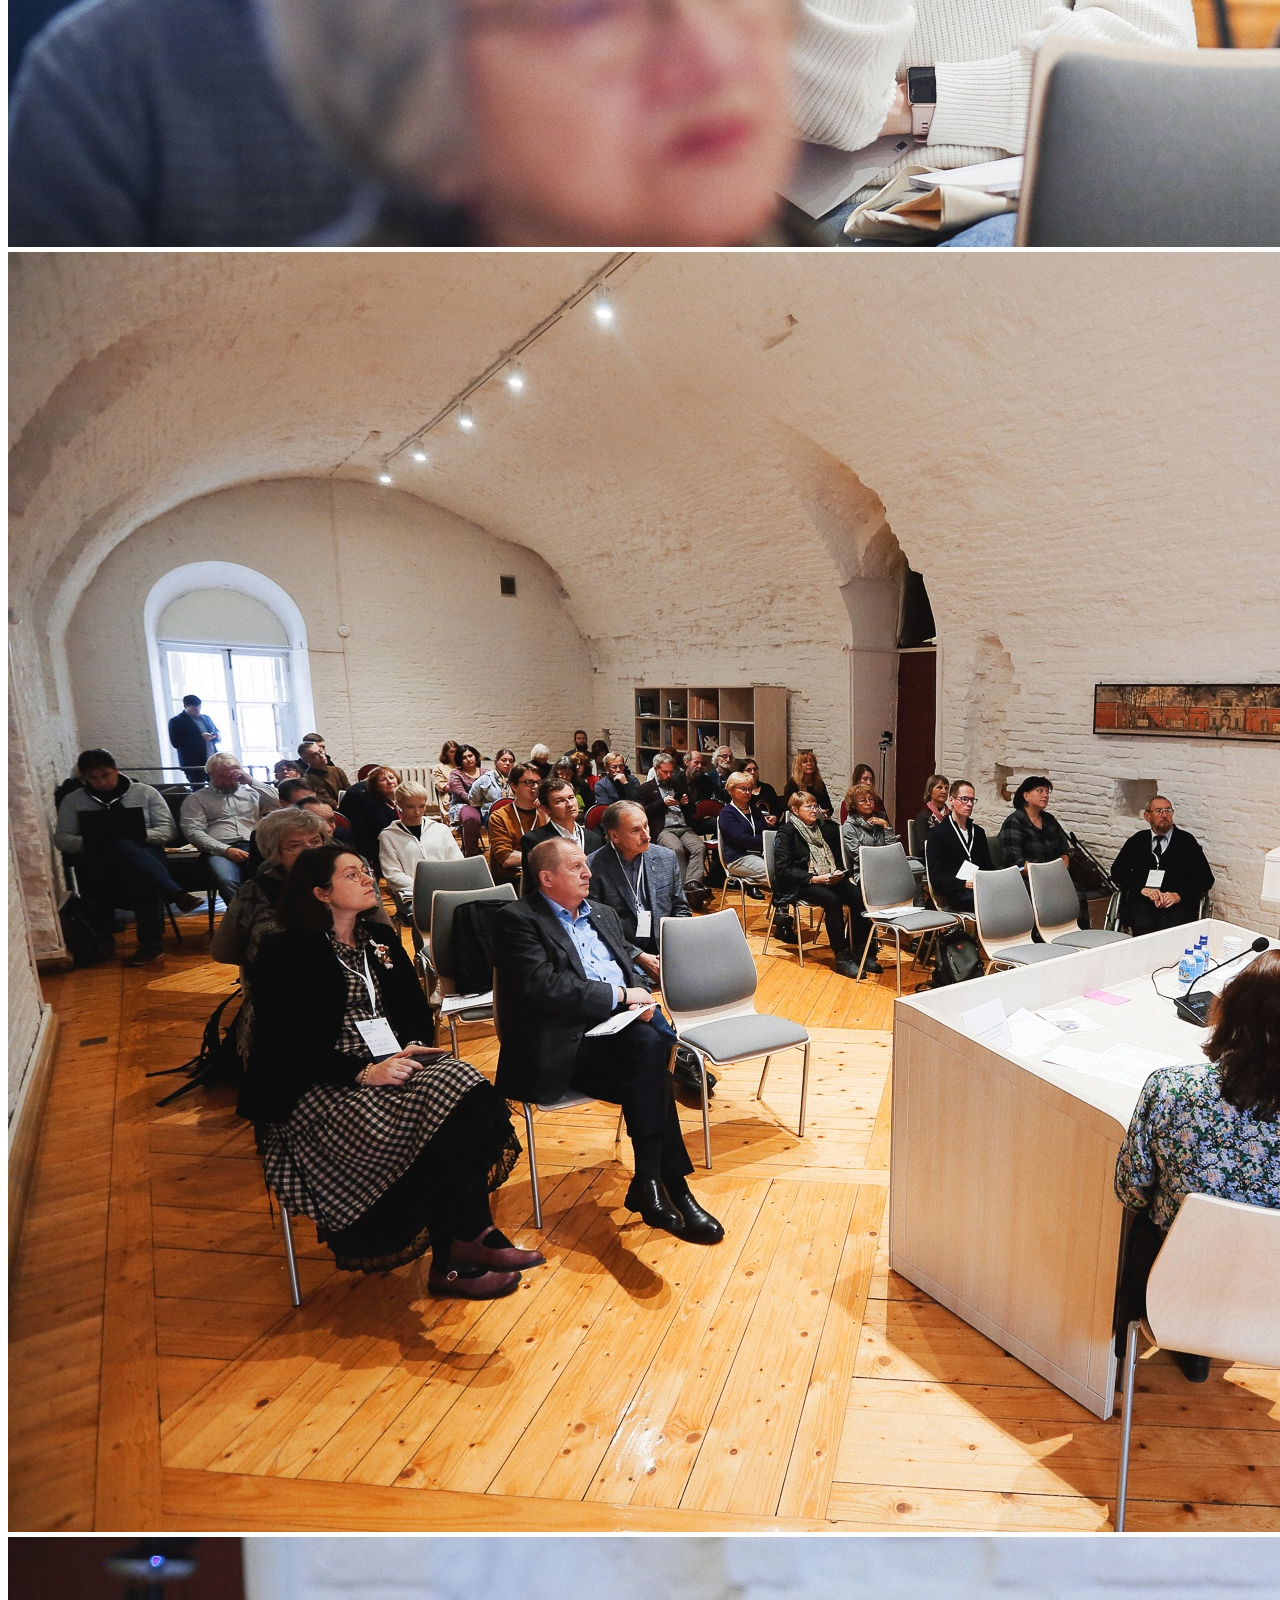
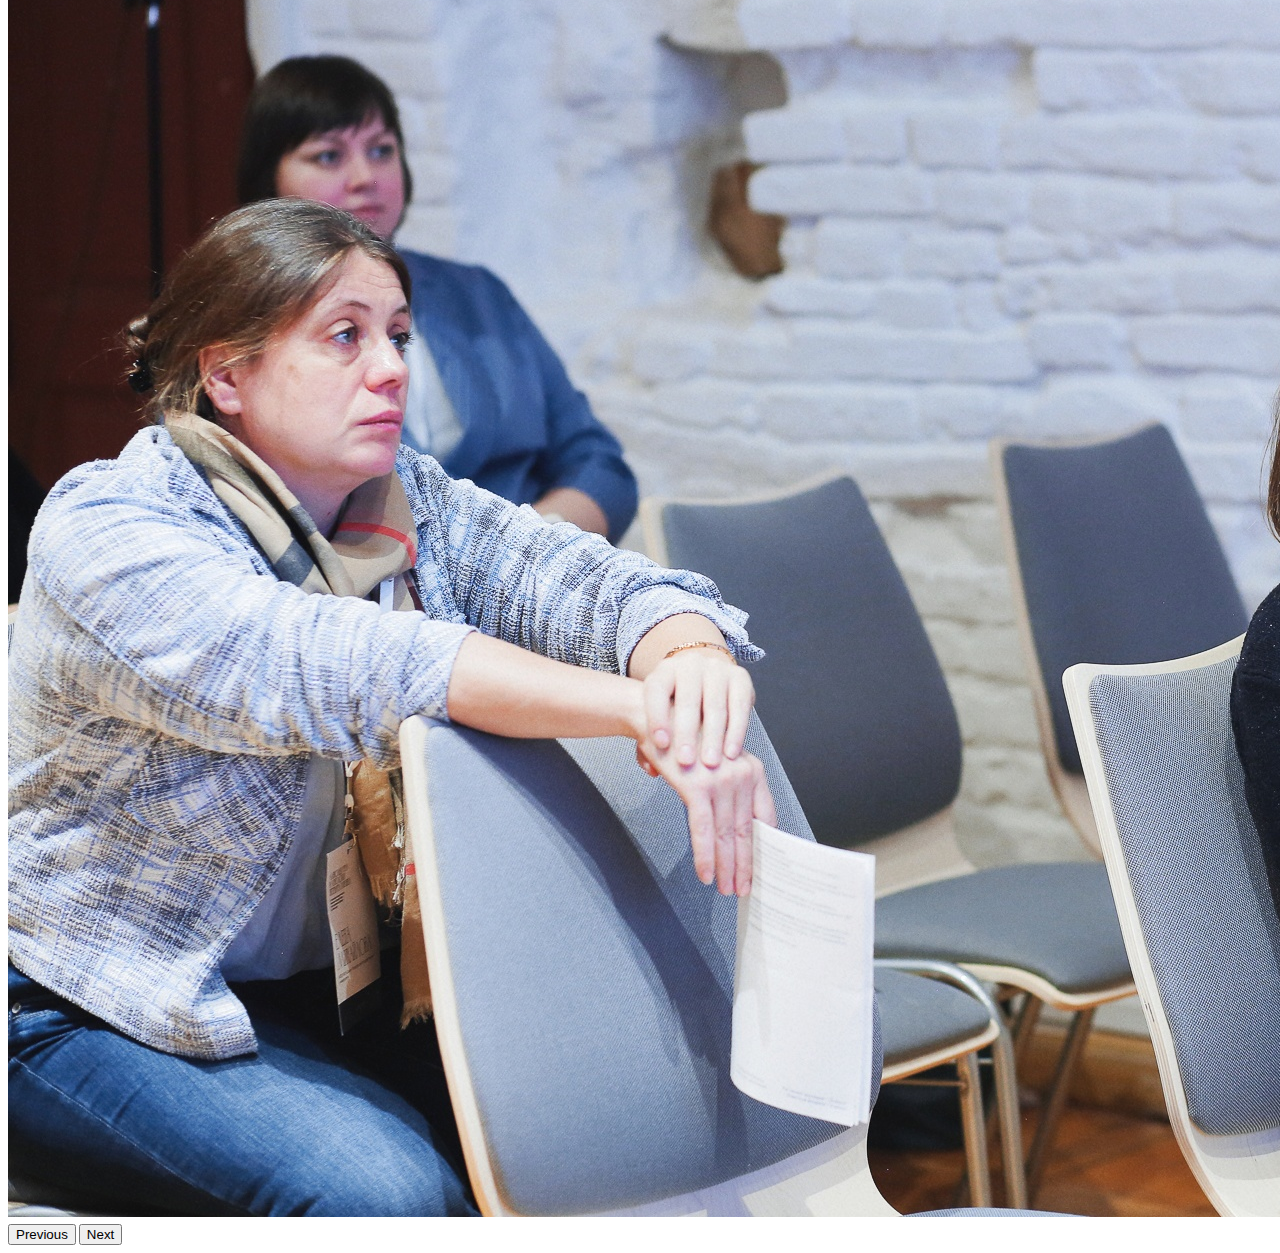
<file: Музей_Конференции.html>
<!DOCTYPE html>
<html lang="ru">
<head>
    <meta charset="utf-8" />
    <title>Музей археологии Санкт-Петербурга</title>
    <link href="https://cdn.jsdelivr.net/npm/bootstrap@5.3.2/dist/css/bootstrap.min.css" rel="stylesheet" integrity="sha384-T3c6CoIi6uLrA9TneNEoa7RxnatzjcDSCmG1MXxSR1GAsXEV/Dwwykc2MPK8M2HN" crossorigin="anonymous">
    <link rel="preconnect" href="https://fonts.googleapis.com">
    <link rel="preconnect" href="https://fonts.gstatic.com" crossorigin>
    <link href="https://fonts.googleapis.com/css2?family=Cormorant+Garamond:wght@500&family=Press+Start+2P&display=swap" rel="stylesheet">
    <link href="https://fonts.googleapis.com/css2?family=Manrope&family=Sofia+Sans+Semi+Condensed:wght@300&display=swap" rel="stylesheet"> 
    <link rel="stylesheet" type="text/css" href="Музей.css">
    <script src="https://cdn.jsdelivr.net/npm/bootstrap@5.3.2/dist/js/bootstrap.bundle.min.js"></script>
</head>
<body>
    <h1> Музей археологии Санкт-Петербурга </h1> 
    <nav class="navbar navbar-expand-lg bg-body-tertiary">
        <div class="container-fluid">
          <button class="navbar-toggler" type="button" data-bs-toggle="collapse" data-bs-target="#navbarNavAltMarkup" aria-controls="navbarNavAltMarkup" aria-expanded="false" aria-label="Toggle navigation">
            <span class="navbar-toggler-icon"></span>
          </button>
          <div class="collapse navbar-collapse" id="navbarNavAltMarkup">
            <div class="navbar-nav">
              <a class="nav-link active" aria-current="page" href="index.html">Главная</a>
              <a class="nav-link" href="Музей_Выставки.html">Выставки</a>
              <a class="nav-link" href="Музей_Конференции.html">Конференции</a>
            </div>
          </div>
        </div>
      </nav>
      <h2> Конференции, проводившиеся музеем </h2>
      <div class="accordion" id="accordionExample">
        <div class="accordion-item">
          <h2 class="accordion-header">
            <button class="accordion-button collapsed" type="button" data-bs-toggle="collapse" data-bs-target="#collapseOne" aria-expanded="false" aria-controls="collapseOne">
            "Современный музей городской археологии. Проблемы и перспективы создания"
            <div class="container-fluid"><p class="date">1 декабря 2022 года<p>
            </div>
            </button>
          </h2>
          <div id="collapseOne" class="accordion-collapse collapse" data-bs-parent="#accordionExample">
            <div class="accordion-body">
              <p  class="tab">1 декабря 2022 года в конференц-холле Петропавловской крепости состоялась первая научно-практическая конференция "Современный музей городской археологии. Проблемы и перспективы создания". В ней приняли участие археологи, сотрудники музеев, специалисты других областей из Санкт-Петербурга, Москвы, Смоленска и Дербента. Участники обсудили вопросы, связанные с формированием археологических коллекций и показом археологических материалов в рамках современных музейных выставок, с организацией музеями археологических исследований, а также вопросы взаимодействия музеев и современных научных центров.</p>
              <p class="subhead">Программа конференции:<br>
              <a href="1.12.22_conf.pdf">1.12.22_conf.pdf</a></p> 
              <p class="subhead">Видеозапись конференции:</p>
              <p><iframe width="560" height="315" src="https://www.youtube.com/embed/b83CaJbjBTY?si=wAFtkld_v2gA0c57" title="YouTube video player" frameborder="0" allow="accelerometer; autoplay; clipboard-write; encrypted-media; gyroscope; picture-in-picture; web-share" allowfullscreen></iframe></p>
              <p class="subhead">Галерея:</p>
              <div id="carousel-1" class="carousel slide w-50 ml-auto mr-auto">
                <div class="carousel-inner">
                  <div class="carousel-item active">
                    <img src="conf-1.jpg" class="d-block w-100" alt="...">
                  </div>
                  <div class="carousel-item">
                    <img src="conf-2.jpg" class="d-block w-100" alt="...">
                  </div>
                  <div class="carousel-item">
                    <img src="conf-3.jpg" class="d-block w-100" alt="...">
                  </div>
                  <div class="carousel-item">
                    <img src="conf-5.jpg" class="d-block w-100" alt="...">
                  </div>
                  <div class="carousel-item">
                    <img src="conf-6.jpg" class="d-block w-100" alt="...">
                  </div>
                </div>
                <button class="carousel-control-prev" type="button" data-bs-target="#carousel-1" data-bs-slide="prev">
                  <span class="carousel-control-prev-icon" aria-hidden="true"></span>
                  <span class="visually-hidden">Previous</span>
                </button>
                <button class="carousel-control-next" type="button" data-bs-target="#carousel-1" data-bs-slide="next">
                  <span class="carousel-control-next-icon" aria-hidden="true"></span>
                  <span class="visually-hidden">Next</span>
                </button>
              </div>
            </div>
          </div>
        </div>
        <div class="accordion-item">
          <h2 class="accordion-header">
            <button class="accordion-button collapsed" type="button" data-bs-toggle="collapse" data-bs-target="#collapseTwo" aria-expanded="false" aria-controls="collapseTwo">
              "Александр Грач и археология Петербурга XVIII века: от локализации археологического памятника в городской среде к экспонированию артефакта в стенах музея"
              <div class="container-fluid"> <p class="date">19 октября 2023 года<p>
              </div>
            </button>
          </h2>
          <div id="collapseTwo" class="accordion-collapse collapse" data-bs-parent="#accordionExample">
            <div class="accordion-body">
            <p class="tab">19 октября 2023 года в конференц-зале Музея археологии состоялась региональная научная конференция "Александр Грач и археология Петербурга XVIII века: от локализации археологического памятника в городской среде к экспонированию артефакта в стенах музея". В ней приняли участие археологи, физики, химики и сотрудники ведущих музеев Санкт-Петербурга. Во время работы секций прозвучали доклады, посвященные вкладу А.Д. Грача в становление археологии Ленинграда/Санкт-Петербурга, истории археологических исследований объектов XVIII века на территории Санкт-Петербурга, материальной культуре жителей раннего Петербурга и репрезентации археологического наследия в городском и музейном пространстве.</p>
            <p class="subhead">Программа конференции:<br>
              <a href="Программа_19_10_23.pdf">Программа_19_10_23.pdf</a></p>
              <p class="subhead">Видеозапись конференции:</p>
              <p><iframe width="560" height="315" src="https://www.youtube.com/embed/OvJTqXBKhYc?si=mqCrU_BYr_BhxJ22" title="YouTube video player" frameborder="0" allow="accelerometer; autoplay; clipboard-write; encrypted-media; gyroscope; picture-in-picture; web-share" allowfullscreen></iframe></p>
              <p class="subhead">Галерея:</p> 
              <div id="carousel-2" class="carousel slide w-50 ml-auto mr-auto">
                <div class="carousel-inner">
                  <div class="carousel-item active">
                    <img src="conf-7.jpg" class="d-block w-100" alt="...">
                  </div>
                  <div class="carousel-item">
                    <img src="conf-8.jpg" class="d-block w-100" alt="...">
                  </div>
                  <div class="carousel-item">
                    <img src="conf-9.jpg" class="d-block w-100" alt="...">
                  </div>
                  <div class="carousel-item">
                    <img src="conf-10.jpg" class="d-block w-100" alt="...">
                  </div>
                  <div class="carousel-item">
                    <img src="conf-11.jpg" class="d-block w-100" alt="...">
                  </div>
                  <div class="carousel-item">
                    <img src="conf-12.jpg" class="d-block w-100" alt="...">
                  </div>
                </div>
                <button class="carousel-control-prev" type="button" data-bs-target="#carousel-2" data-bs-slide="prev">
                  <span class="carousel-control-prev-icon" aria-hidden="true"></span>
                  <span class="visually-hidden">Previous</span>
                </button>
                <button class="carousel-control-next" type="button" data-bs-target="#carousel-2" data-bs-slide="next">
                  <span class="carousel-control-next-icon" aria-hidden="true"></span>
                  <span class="visually-hidden">Next</span>
                </button>
              </div>
            </div>
          </div>
        </div>
      </div>
  </body>
</html>
</file>
<file: Музей.css>
body {
    background-color:white;
}

h1 {
    font-family: 'Cormorant Garamond', sans-serif;
    text-align: center;
}

h2 {
    font-family: 'Cormorant Garamond', sans-serif;
    text-align: center;
}

.leftimg {
    float: left;
    margin: 0px 20px 0px 5px;
    width: 550px; 
    height: 366px;
} 

.description {
    margin: 2%;
    text-align: justify;
}

.tab { 
    text-indent:40px 
}

p {
    font-family: 'Manrope', sans-serif;
    
}

.subhead {
text-decoration: underline;
}
.date {
    font-family:'Sofia Sans Semi Condensed', sans-serif;
    font-style: italic;
    text-align: end;
    color: gray;
}
.accordion-body {
    font-family: 'Manrope', sans-serif;
    text-align: justify;
}
.accordion-button {
    font-size: 23px;
    font-family: 'Sofia Sans Semi Condensed', sans-serif;
}
</file>
